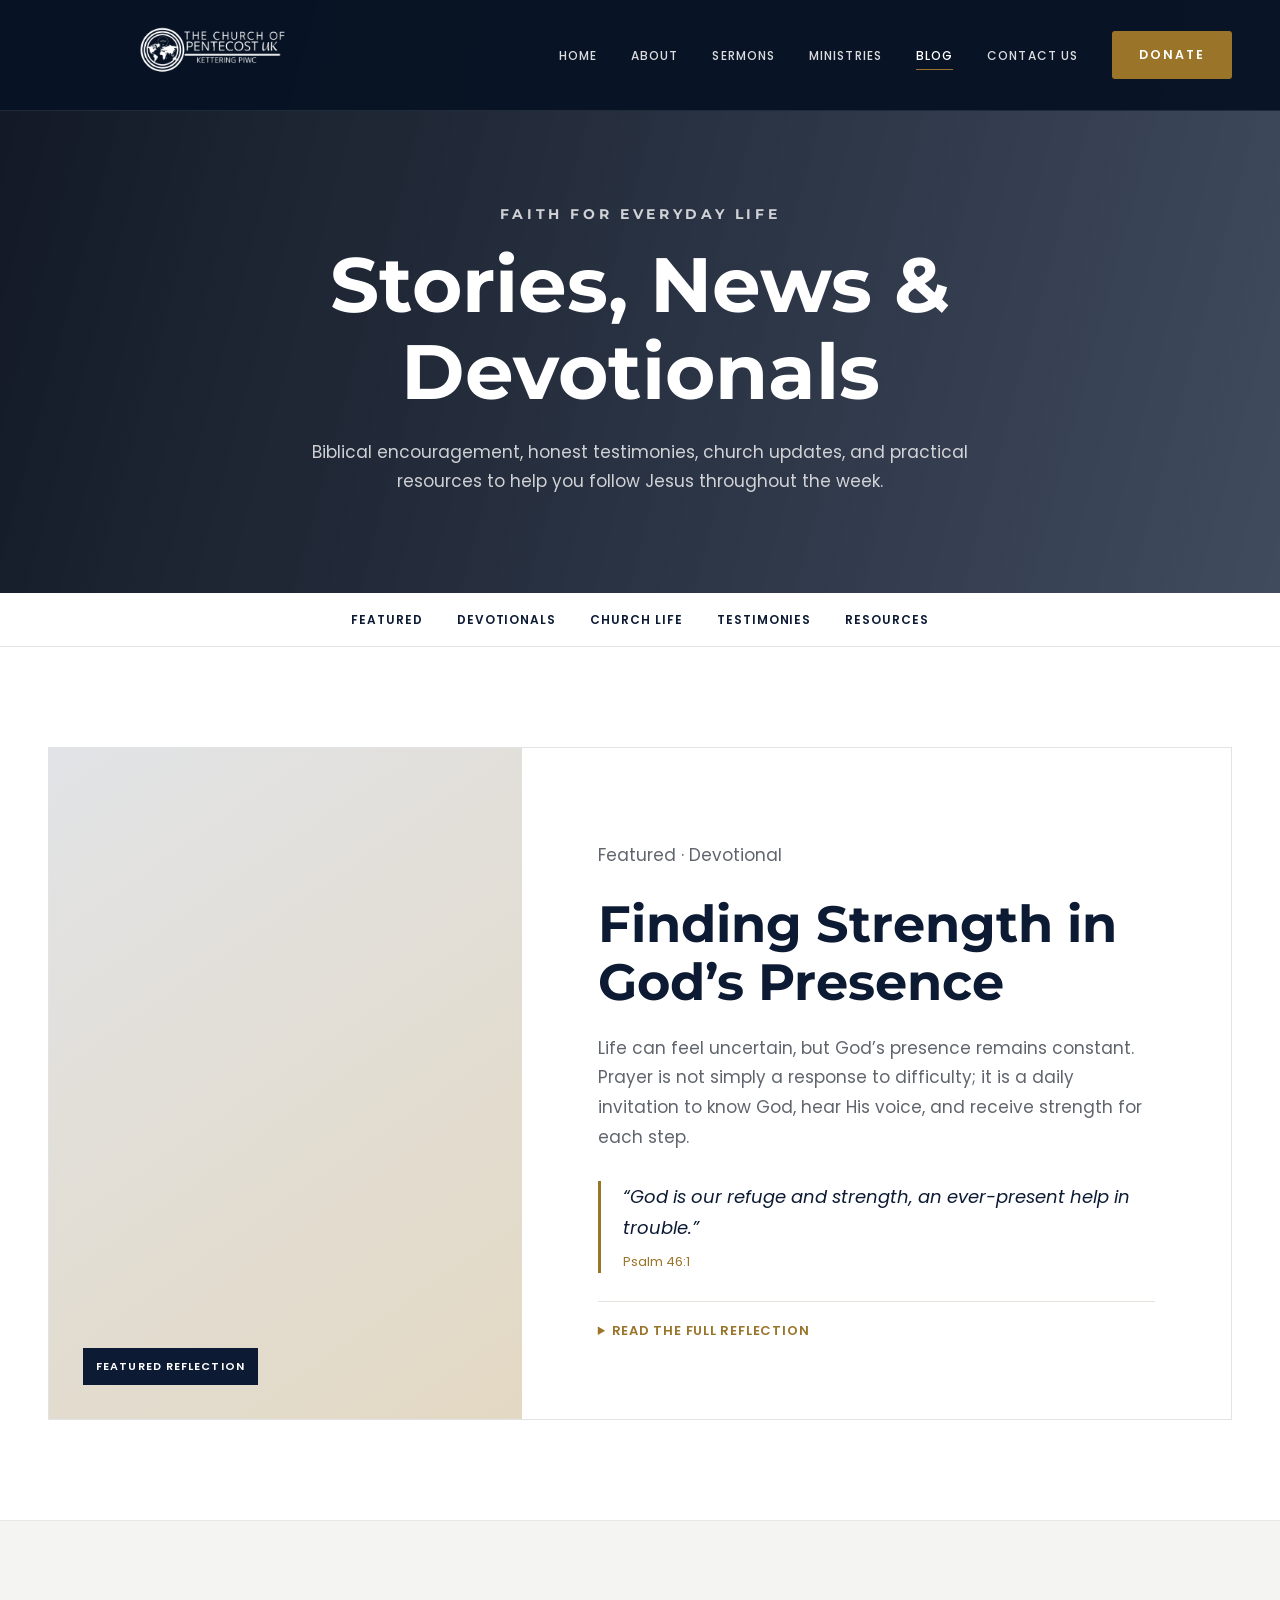
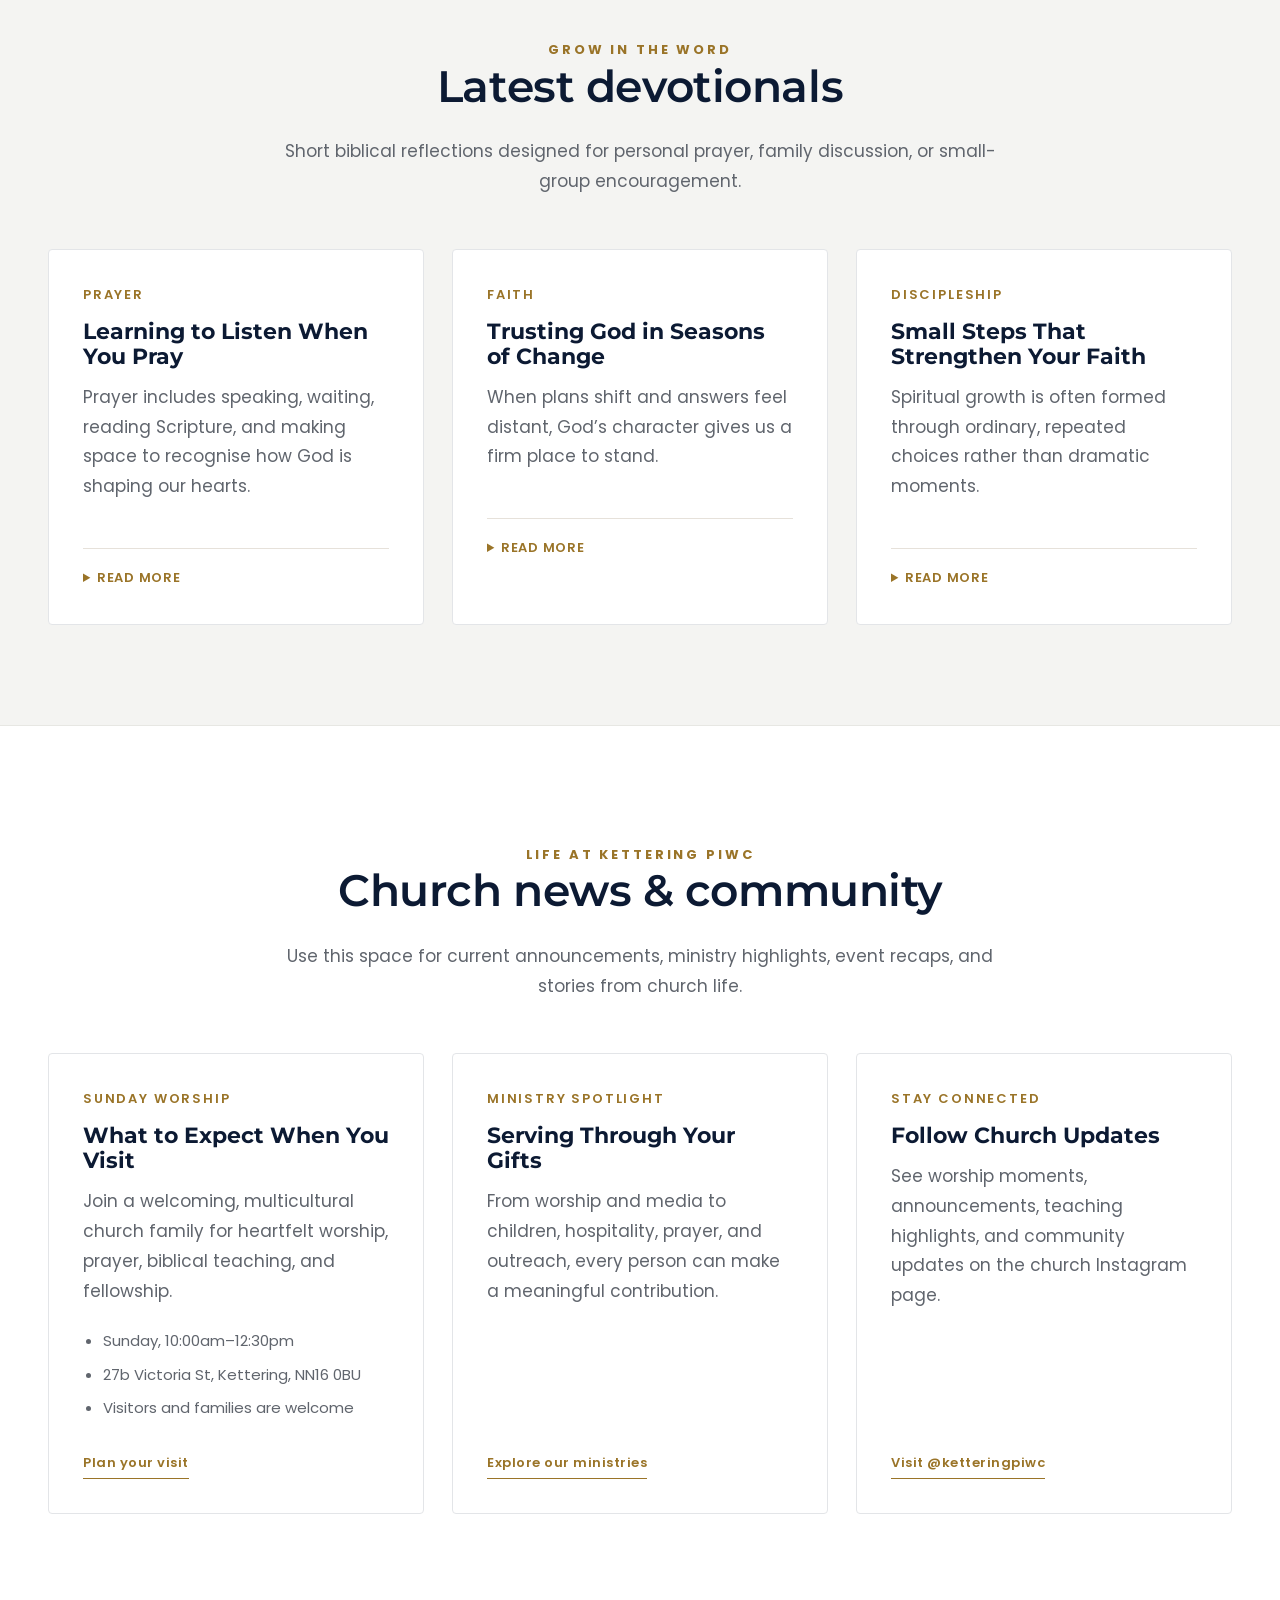
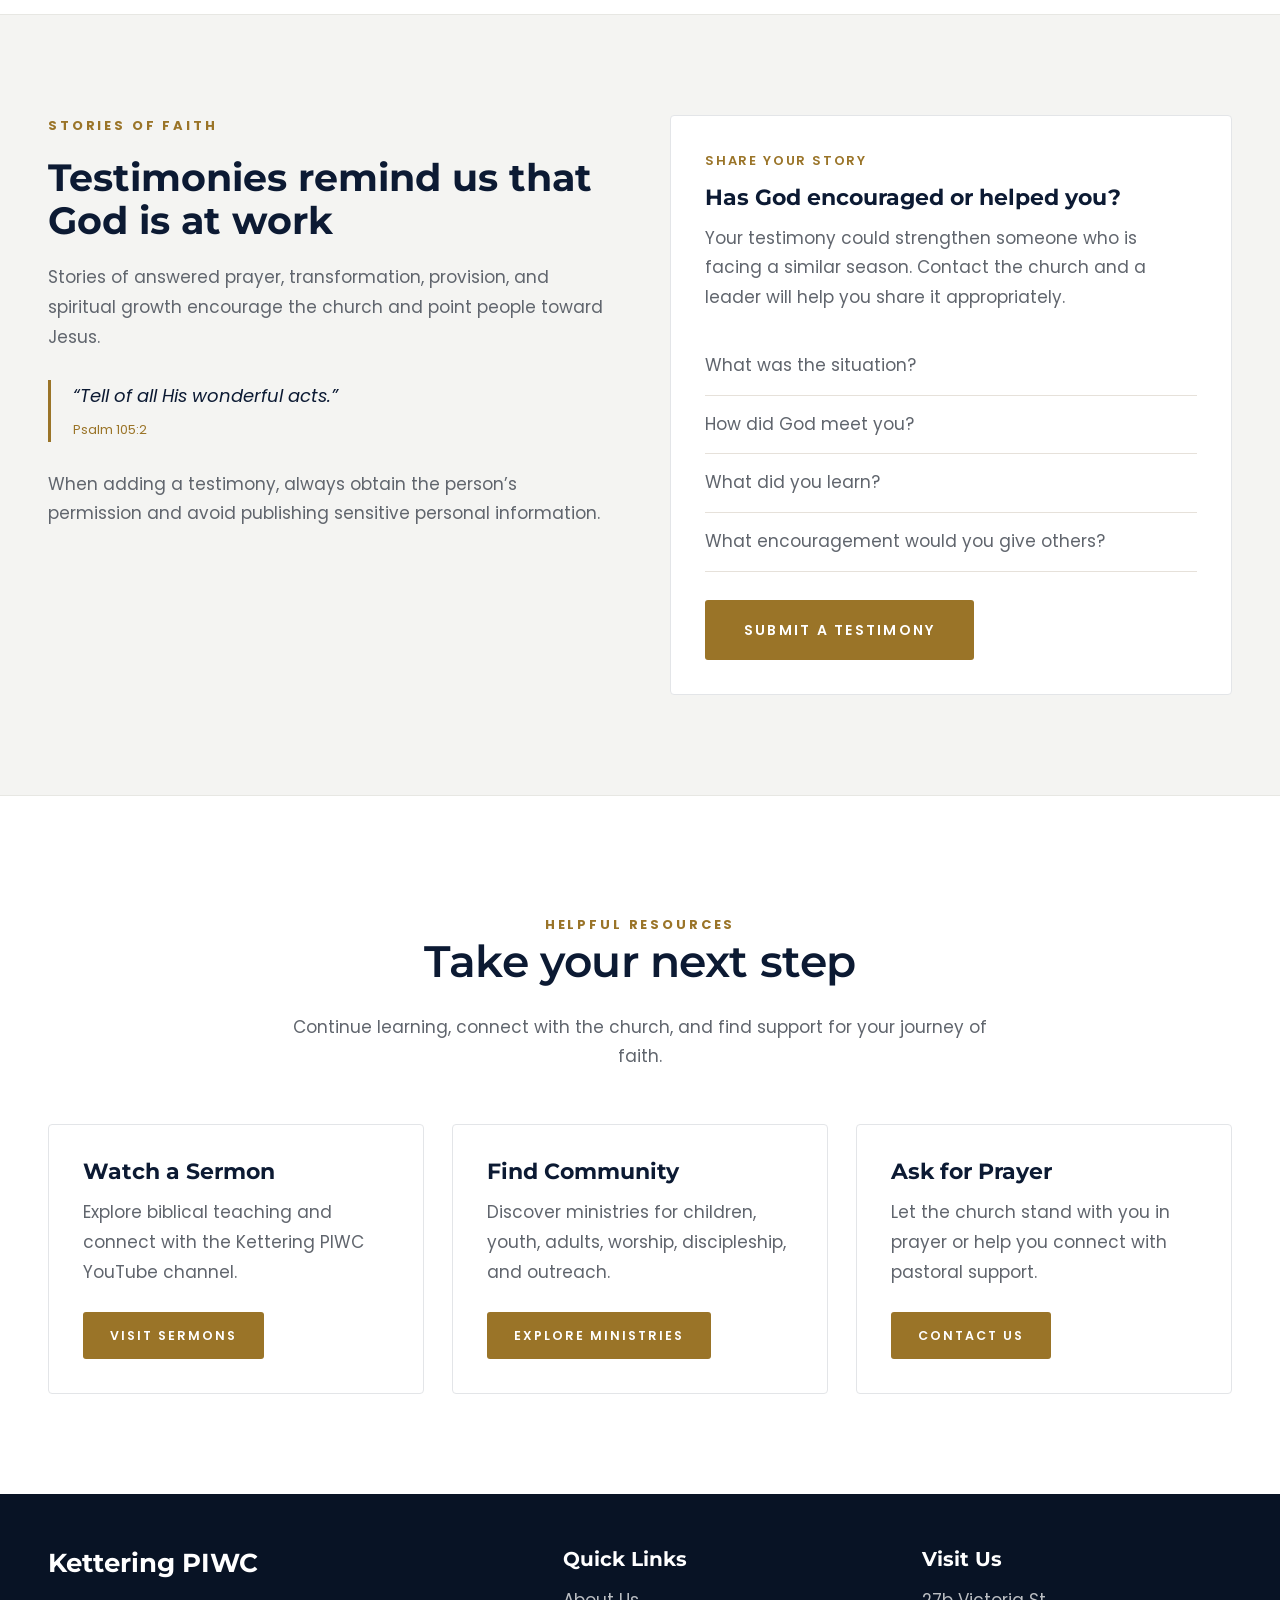
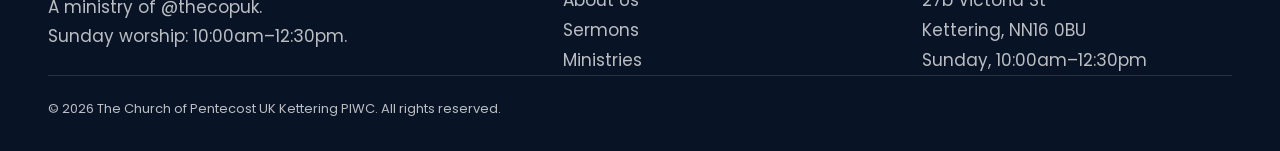
<file: blog.html>
<!doctype html>
<html lang="en">
  <head>
    <meta charset="UTF-8" />
    <meta name="viewport" content="width=device-width, initial-scale=1" />
    <title>Blog — The Church of Pentecost UK Kettering PIWC</title>
    <meta
      name="description"
      content="Read devotionals, church news, testimonies, and practical Christian resources from The Church of Pentecost UK Kettering PIWC."
    />
    <link rel="preconnect" href="https://fonts.googleapis.com" />
    <link rel="preconnect" href="https://fonts.gstatic.com" crossorigin />
    <link
      href="https://fonts.googleapis.com/css2?family=Montserrat:wght@500;600;700;800&family=Poppins:ital,wght@0,300;0,400;0,500;0,600;0,700;1,500;1,600&display=swap"
      rel="stylesheet"
    />
    <link rel="icon" href="assets/favicon.svg" type="image/svg+xml" />
    <link rel="stylesheet" href="css/styles.css" />
  </head>
  <body>
    <header class="site-header" id="siteHeader">
      <div class="shell header-inner">
        <a
          class="logo"
          href="index.html"
          aria-label="The Church of Pentecost UK Kettering PIWC"
          ><img
            src="assets/IMG_1184.png"
            alt="The Church of Pentecost UK Kettering PIWC"
            class="logo-img"
        /></a>
        <nav class="site-nav" aria-label="Main">
          <ul>
            <li><a href="index.html">Home</a></li>
            <li><a href="pages.html">About</a></li>
            <li><a href="sermons.html">Sermons</a></li>
            <li><a href="ministries.html">Ministries</a></li>
            <li><a class="is-active" href="blog.html">Blog</a></li>
            <li><a href="contact.html">Contact Us</a></li>
          </ul>
        </nav>
        <div class="header-actions">
          <a class="btn btn-red btn-sm" href="donate.html">Donate</a
          ><button
            class="nav-toggle"
            id="navToggle"
            aria-label="Open menu"
            aria-expanded="false"
          >
            <span></span><span></span><span></span>
          </button>
        </div>
      </div>
    </header>
    <main>
      <section class="page-hero">
        <div class="shell">
          <p class="eyebrow">Faith for Everyday Life</p>
          <h1>Stories, News & Devotionals</h1>
          <p>
            Biblical encouragement, honest testimonies, church updates, and
            practical resources to help you follow Jesus throughout the week.
          </p>
        </div>
      </section>
      <nav class="blog-categories" aria-label="Blog categories">
        <div class="shell">
          <a href="#featured">Featured</a><a href="#devotionals">Devotionals</a
          ><a href="#church-life">Church Life</a
          ><a href="#testimonies">Testimonies</a
          ><a href="#resources">Resources</a>
        </div>
      </nav>
      <section class="page-section" id="featured">
        <div class="shell">
          <article class="featured-post">
            <div class="featured-post-visual">
              <span>Featured Reflection</span>
            </div>
            <div class="featured-post-content">
              <p class="card-meta">Featured · Devotional</p>
              <h2>Finding Strength in God’s Presence</h2>
              <p>
                Life can feel uncertain, but God’s presence remains constant.
                Prayer is not simply a response to difficulty; it is a daily
                invitation to know God, hear His voice, and receive strength for
                each step.
              </p>
              <blockquote>
                “God is our refuge and strength, an ever-present help in
                trouble.” <cite>Psalm 46:1</cite>
              </blockquote>
              <details class="blog-details">
                <summary>Read the full reflection</summary>
                <div>
                  <p>
                    Strength in God begins with making room for Him. Set aside a
                    few quiet minutes, open Scripture, and speak honestly about
                    what is on your heart. You do not need perfect words. Begin
                    where you are.
                  </p>
                  <p>
                    As you pray, remember God’s faithfulness. Write down
                    answered prayers, promises from Scripture, and moments when
                    He sustained you. Let remembrance replace fear with
                    gratitude.
                  </p>
                  <p>
                    Finally, do not walk alone. Share your burdens with trusted
                    believers who can pray with you. God often brings
                    encouragement through the church community.
                  </p>
                </div>
              </details>
            </div>
          </article>
        </div>
      </section>
      <section class="page-section page-section-alt" id="devotionals">
        <div class="shell">
          <div class="section-heading">
            <p class="eyebrow eyebrow-dark">Grow in the Word</p>
            <h2 class="section-title">Latest devotionals</h2>
            <p>
              Short biblical reflections designed for personal prayer, family
              discussion, or small-group encouragement.
            </p>
          </div>
          <div class="content-grid blog-grid">
            <article class="content-card blog-card">
              <p class="card-meta">Prayer</p>
              <h3>Learning to Listen When You Pray</h3>
              <p>
                Prayer includes speaking, waiting, reading Scripture, and making
                space to recognise how God is shaping our hearts.
              </p>
              <details class="blog-details">
                <summary>Read more</summary>
                <div>
                  <p>
                    Begin with a passage of Scripture. Read it slowly, notice
                    what stands out, and ask God how the truth applies to your
                    life today.
                  </p>
                </div>
              </details>
            </article>
            <article class="content-card blog-card">
              <p class="card-meta">Faith</p>
              <h3>Trusting God in Seasons of Change</h3>
              <p>
                When plans shift and answers feel distant, God’s character gives
                us a firm place to stand.
              </p>
              <details class="blog-details">
                <summary>Read more</summary>
                <div>
                  <p>
                    Focus on what remains true: God is present, His Word is
                    reliable, and His grace is sufficient for the day in front
                    of you.
                  </p>
                </div>
              </details>
            </article>
            <article class="content-card blog-card">
              <p class="card-meta">Discipleship</p>
              <h3>Small Steps That Strengthen Your Faith</h3>
              <p>
                Spiritual growth is often formed through ordinary, repeated
                choices rather than dramatic moments.
              </p>
              <details class="blog-details">
                <summary>Read more</summary>
                <div>
                  <p>
                    Choose a sustainable rhythm of Scripture, prayer, worship,
                    fellowship, and service. Consistency creates room for
                    lasting growth.
                  </p>
                </div>
              </details>
            </article>
          </div>
        </div>
      </section>
      <section class="page-section" id="church-life">
        <div class="shell">
          <div class="section-heading">
            <p class="eyebrow eyebrow-dark">Life at Kettering PIWC</p>
            <h2 class="section-title">Church news & community</h2>
            <p>
              Use this space for current announcements, ministry highlights,
              event recaps, and stories from church life.
            </p>
          </div>
          <div class="content-grid blog-grid">
            <article class="content-card blog-card">
              <p class="card-meta">Sunday Worship</p>
              <h3>What to Expect When You Visit</h3>
              <p>
                Join a welcoming, multicultural church family for heartfelt
                worship, prayer, biblical teaching, and fellowship.
              </p>
              <ul class="blog-facts">
                <li>Sunday, 10:00am–12:30pm</li>
                <li>27b Victoria St, Kettering, NN16 0BU</li>
                <li>Visitors and families are welcome</li>
              </ul>
              <a class="ministry-link" href="contact.html">Plan your visit</a>
            </article>
            <article class="content-card blog-card">
              <p class="card-meta">Ministry Spotlight</p>
              <h3>Serving Through Your Gifts</h3>
              <p>
                From worship and media to children, hospitality, prayer, and
                outreach, every person can make a meaningful contribution.
              </p>
              <a class="ministry-link" href="ministries.html"
                >Explore our ministries</a
              >
            </article>
            <article class="content-card blog-card">
              <p class="card-meta">Stay Connected</p>
              <h3>Follow Church Updates</h3>
              <p>
                See worship moments, announcements, teaching highlights, and
                community updates on the church Instagram page.
              </p>
              <a
                class="ministry-link"
                href="https://www.instagram.com/ketteringpiwc/"
                target="_blank"
                rel="noopener noreferrer"
                >Visit @ketteringpiwc</a
              >
            </article>
          </div>
        </div>
      </section>
      <section class="page-section page-section-alt" id="testimonies">
        <div class="shell two-column">
          <div class="prose">
            <p class="eyebrow eyebrow-dark">Stories of Faith</p>
            <h2>Testimonies remind us that God is at work</h2>
            <p>
              Stories of answered prayer, transformation, provision, and
              spiritual growth encourage the church and point people toward
              Jesus.
            </p>
            <blockquote class="blog-quote">
              “Tell of all His wonderful acts.” <cite>Psalm 105:2</cite>
            </blockquote>
            <p>
              When adding a testimony, always obtain the person’s permission and
              avoid publishing sensitive personal information.
            </p>
          </div>
          <div class="content-card testimony-card">
            <p class="card-meta">Share Your Story</p>
            <h3>Has God encouraged or helped you?</h3>
            <p>
              Your testimony could strengthen someone who is facing a similar
              season. Contact the church and a leader will help you share it
              appropriately.
            </p>
            <ul class="detail-list">
              <li>What was the situation?</li>
              <li>How did God meet you?</li>
              <li>What did you learn?</li>
              <li>What encouragement would you give others?</li>
            </ul>
            <a class="btn btn-red" href="contact.html">Submit a Testimony</a>
          </div>
        </div>
      </section>
      <section class="page-section" id="resources">
        <div class="shell">
          <div class="section-heading">
            <p class="eyebrow eyebrow-dark">Helpful Resources</p>
            <h2 class="section-title">Take your next step</h2>
            <p>
              Continue learning, connect with the church, and find support for
              your journey of faith.
            </p>
          </div>
          <div class="content-grid">
            <article class="content-card">
              <h3>Watch a Sermon</h3>
              <p>
                Explore biblical teaching and connect with the Kettering PIWC
                YouTube channel.
              </p>
              <a class="btn btn-red btn-sm" href="sermons.html"
                >Visit Sermons</a
              >
            </article>
            <article class="content-card">
              <h3>Find Community</h3>
              <p>
                Discover ministries for children, youth, adults, worship,
                discipleship, and outreach.
              </p>
              <a class="btn btn-red btn-sm" href="ministries.html"
                >Explore Ministries</a
              >
            </article>
            <article class="content-card">
              <h3>Ask for Prayer</h3>
              <p>
                Let the church stand with you in prayer or help you connect with
                pastoral support.
              </p>
              <a class="btn btn-red btn-sm" href="contact.html">Contact Us</a>
            </article>
          </div>
        </div>
      </section>
    </main>
    <footer class="site-footer">
      <div class="shell">
        <div class="footer-grid">
          <div>
            <h2>Kettering PIWC</h2>
            <p>
              A ministry of @thecopuk.<br />Sunday worship: 10:00am–12:30pm.
            </p>
          </div>
          <div>
            <h3>Quick Links</h3>
            <ul>
              <li><a href="pages.html">About Us</a></li>
              <li><a href="sermons.html">Sermons</a></li>
              <li><a href="ministries.html">Ministries</a></li>
            </ul>
          </div>
          <div>
            <h3>Visit Us</h3>
            <p>
              27b Victoria St<br />Kettering, NN16 0BU<br />Sunday,
              10:00am–12:30pm
            </p>
          </div>
        </div>
        <p class="footer-bottom">
          © 2026 The Church of Pentecost UK Kettering PIWC. All rights reserved.
        </p>
      </div>
    </footer>
    <script src="js/main.js" defer></script>
  </body>
</html>
</file>
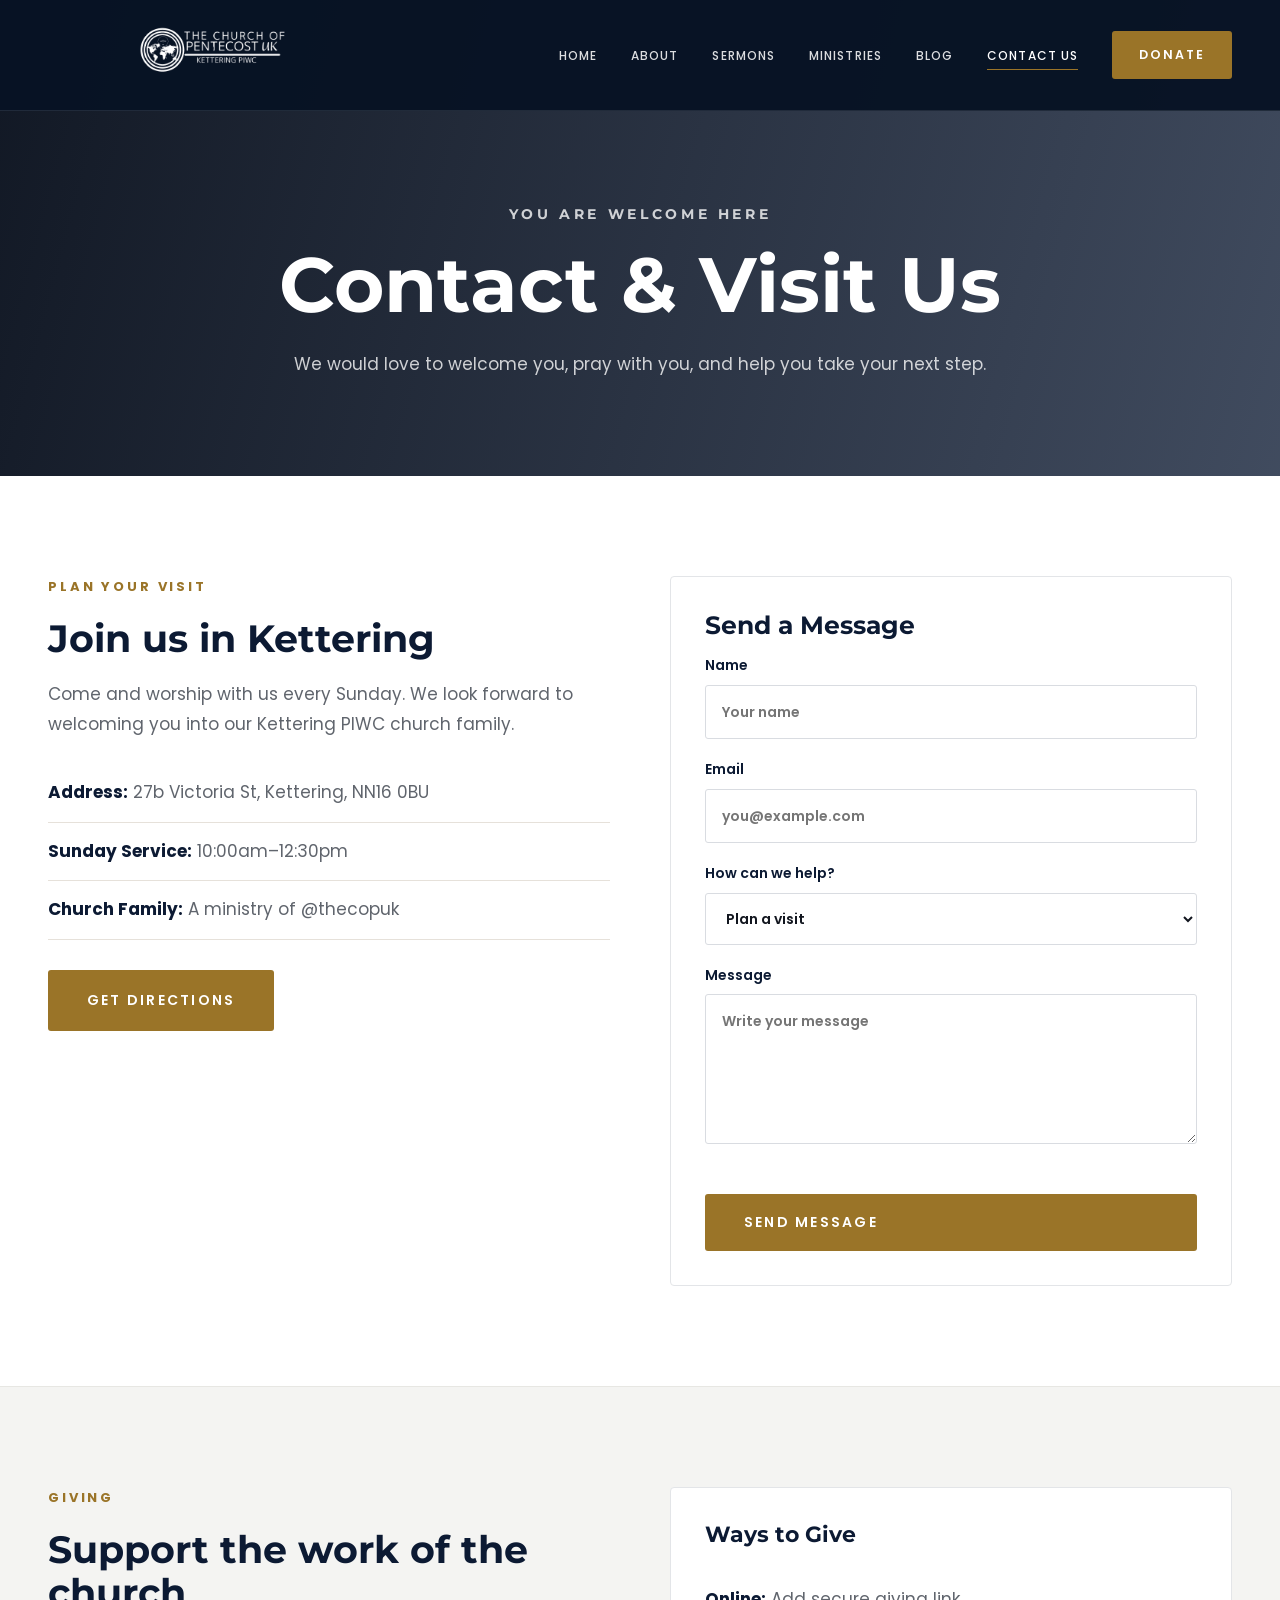
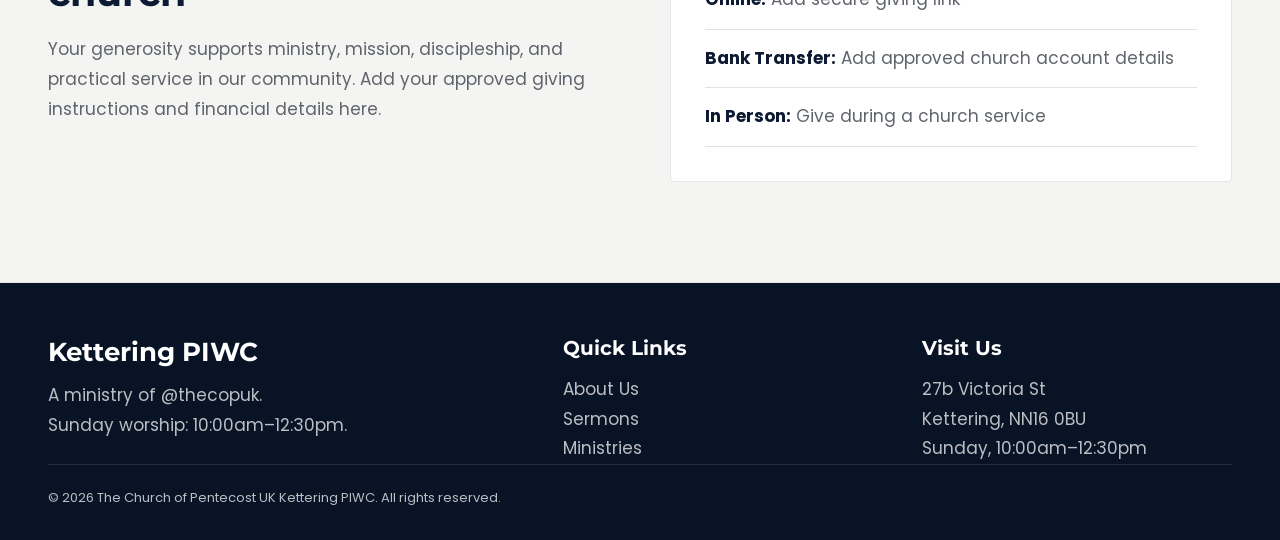
<file: contact.html>
<!doctype html>
<html lang="en">
  <head>
    <meta charset="UTF-8" />
    <meta name="viewport" content="width=device-width, initial-scale=1" />
    <title>Contact Us — The Church of Pentecost UK Kettering PIWC</title>
    <meta
      name="description"
      content="Plan your visit or contact The Church of Pentecost UK Kettering PIWC."
    />
    <link rel="preconnect" href="https://fonts.googleapis.com" />
    <link rel="preconnect" href="https://fonts.gstatic.com" crossorigin />
    <link
      href="https://fonts.googleapis.com/css2?family=Montserrat:wght@500;600;700;800&family=Poppins:ital,wght@0,300;0,400;0,500;0,600;0,700;1,500;1,600&display=swap"
      rel="stylesheet"
    />
    <link rel="icon" href="assets/favicon.svg" type="image/svg+xml" />
    <link rel="stylesheet" href="css/styles.css" />
  </head>
  <body>
    <header class="site-header" id="siteHeader">
      <div class="shell header-inner">
        <a
          class="logo"
          href="index.html"
          aria-label="The Church of Pentecost UK Kettering PIWC"
          ><img
            src="assets/IMG_1184.png"
            alt="The Church of Pentecost UK Kettering PIWC"
            class="logo-img"
        /></a>
        <nav class="site-nav" aria-label="Main">
          <ul>
            <li><a href="index.html">Home</a></li>
            <li><a href="pages.html">About</a></li>
            <li><a href="sermons.html">Sermons</a></li>
            <li><a href="ministries.html">Ministries</a></li>
            <li><a href="blog.html">Blog</a></li>
            <li><a class="is-active" href="contact.html">Contact Us</a></li>
          </ul>
        </nav>
        <div class="header-actions">
          <a class="btn btn-red btn-sm" href="donate.html">Donate</a
          ><button
            class="nav-toggle"
            id="navToggle"
            aria-label="Open menu"
            aria-expanded="false"
          >
            <span></span><span></span><span></span>
          </button>
        </div>
      </div>
    </header>
    <main>
      <section class="page-hero">
        <div class="shell">
          <p class="eyebrow">You Are Welcome Here</p>
          <h1>Contact & Visit Us</h1>
          <p>
            We would love to welcome you, pray with you, and help you take your
            next step.
          </p>
        </div>
      </section>
      <section class="page-section">
        <div class="shell two-column">
          <div class="prose">
            <p class="eyebrow eyebrow-dark">Plan Your Visit</p>
            <h2>Join us in Kettering</h2>
            <p>
              Come and worship with us every Sunday. We look forward to
              welcoming you into our Kettering PIWC church family.
            </p>
            <ul class="detail-list">
              <li>
                <strong>Address:</strong> 27b Victoria St, Kettering, NN16 0BU
              </li>
              <li><strong>Sunday Service:</strong> 10:00am–12:30pm</li>
              <li><strong>Church Family:</strong> A ministry of @thecopuk</li>
            </ul>
            <a
              class="btn btn-red directions-btn"
              href="https://www.google.com/maps/place/The+Church+of+Pentecost+UK+-+Kettering+PIWC/@52.4004998,-0.7228029,690m/data=!3m2!1e3!4b1!4m6!3m5!1s0x48779f9aa917f4f5:0x85210588e652f9bf!8m2!3d52.4004998!4d-0.7228029!16s%2Fg%2F11j3t_3fx6?hl=en-gb&amp;entry=ttu&amp;g_ep=EgoyMDI2MDgyNi4wIKXMDSoASAFQAw%3D%3D"
              target="_blank"
              rel="noopener noreferrer"
              >Get Directions</a
            >
          </div>
          <div class="content-card">
            <h2>Send a Message</h2>
            <form class="contact-form">
              <label
                >Name<input
                  type="text"
                  name="name"
                  placeholder="Your name"
                  required /></label
              ><label
                >Email<input
                  type="email"
                  name="email"
                  placeholder="you@example.com"
                  required /></label
              ><label
                >How can we help?<select name="subject">
                  <option>Plan a visit</option>
                  <option>Prayer request</option>
                  <option>Join a ministry</option>
                  <option>General enquiry</option>
                </select></label
              ><label
                >Message<textarea
                  name="message"
                  placeholder="Write your message"
                ></textarea></label
              ><button class="btn btn-red" type="submit">Send Message</button>
            </form>
          </div>
        </div>
      </section>
      <section class="page-section page-section-alt" id="give">
        <div class="shell two-column">
          <div class="prose">
            <p class="eyebrow eyebrow-dark">Giving</p>
            <h2>Support the work of the church</h2>
            <p>
              Your generosity supports ministry, mission, discipleship, and
              practical service in our community. Add your approved giving
              instructions and financial details here.
            </p>
          </div>
          <div class="content-card">
            <h3>Ways to Give</h3>
            <ul class="detail-list">
              <li><strong>Online:</strong> Add secure giving link</li>
              <li>
                <strong>Bank Transfer:</strong> Add approved church account
                details
              </li>
              <li><strong>In Person:</strong> Give during a church service</li>
            </ul>
          </div>
        </div>
      </section>
    </main>
    <footer class="site-footer">
      <div class="shell">
        <div class="footer-grid">
          <div>
            <h2>Kettering PIWC</h2>
            <p>
              A ministry of @thecopuk.<br />Sunday worship: 10:00am–12:30pm.
            </p>
          </div>
          <div>
            <h3>Quick Links</h3>
            <ul>
              <li><a href="pages.html">About Us</a></li>
              <li><a href="sermons.html">Sermons</a></li>
              <li><a href="ministries.html">Ministries</a></li>
            </ul>
          </div>
          <div>
            <h3>Visit Us</h3>
            <p>
              27b Victoria St<br />Kettering, NN16 0BU<br />Sunday,
              10:00am–12:30pm
            </p>
          </div>
        </div>
        <p class="footer-bottom">
          © 2026 The Church of Pentecost UK Kettering PIWC. All rights reserved.
        </p>
      </div>
    </footer>
    <script src="js/main.js" defer></script>
  </body>
</html>
</file>
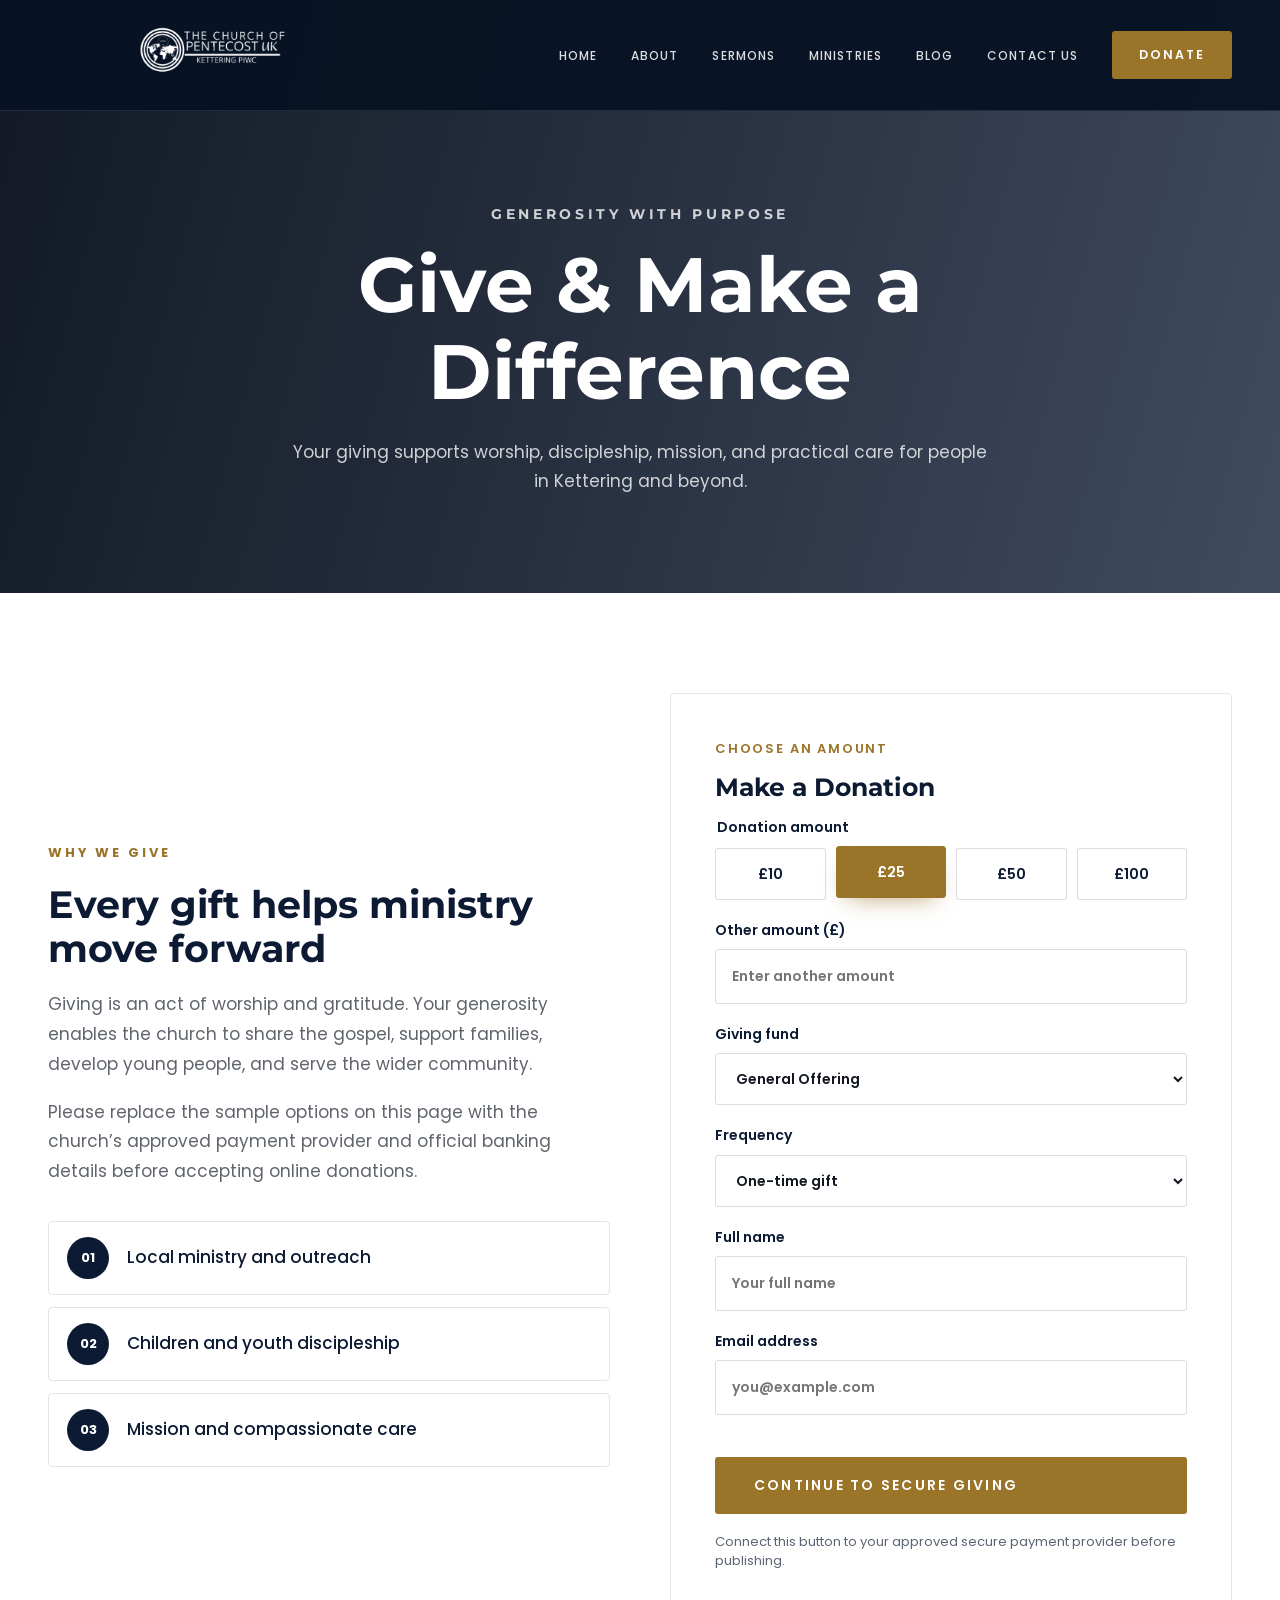
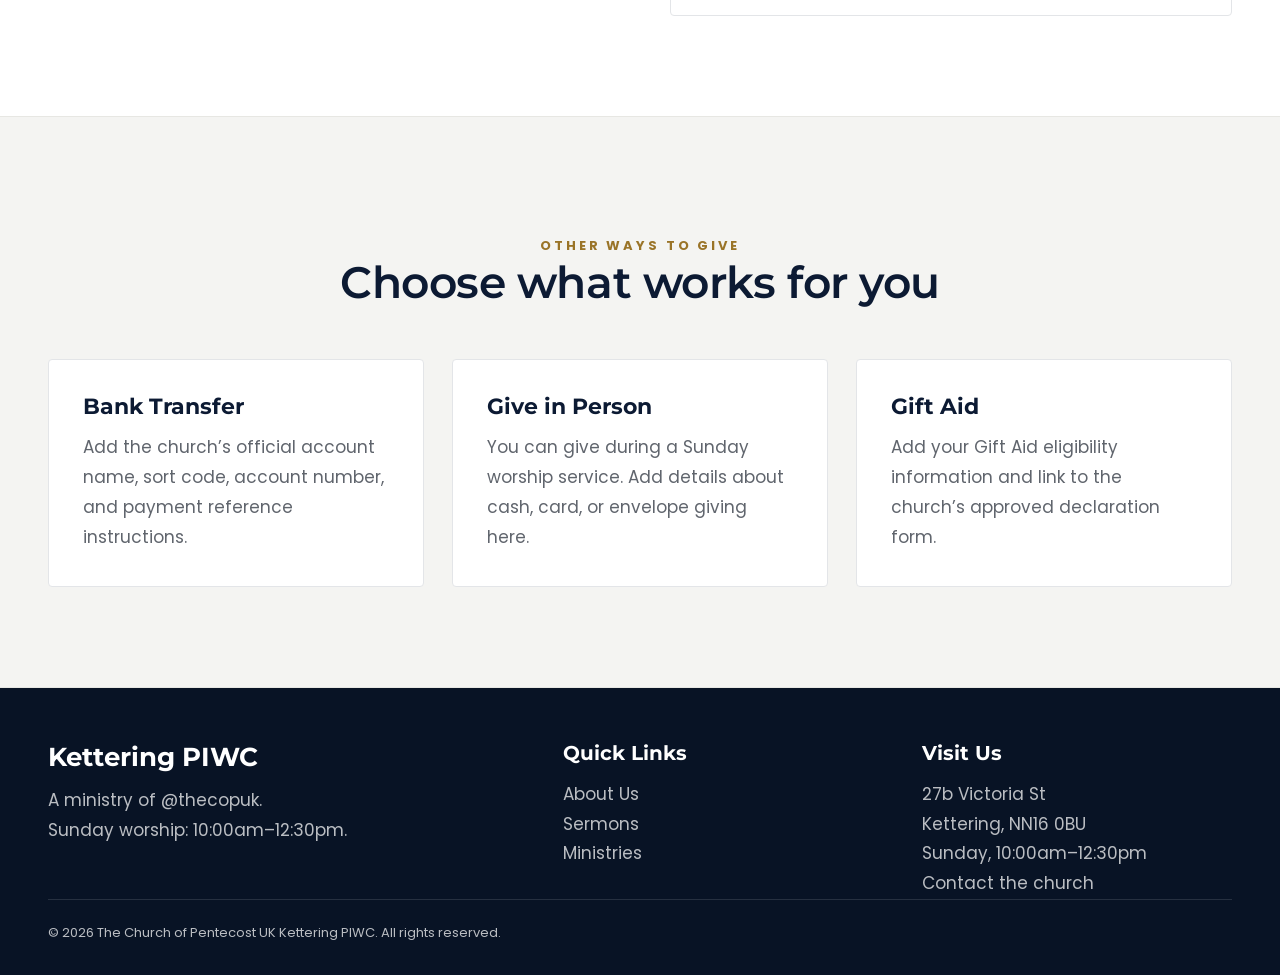
<file: donate.html>
<!doctype html>
<html lang="en">
  <head>
    <meta charset="UTF-8" />
    <meta name="viewport" content="width=device-width, initial-scale=1" />
    <title>Donate — The Church of Pentecost UK Kettering PIWC</title>
    <meta
      name="description"
      content="Support the ministry and community work of The Church of Pentecost UK Kettering PIWC."
    />
    <link rel="preconnect" href="https://fonts.googleapis.com" />
    <link rel="preconnect" href="https://fonts.gstatic.com" crossorigin />
    <link
      href="https://fonts.googleapis.com/css2?family=Montserrat:wght@500;600;700;800&family=Poppins:ital,wght@0,300;0,400;0,500;0,600;0,700;1,500;1,600&display=swap"
      rel="stylesheet"
    />
    <link rel="icon" href="assets/favicon.svg" type="image/svg+xml" />
    <link rel="stylesheet" href="css/styles.css" />
  </head>
  <body>
    <header class="site-header" id="siteHeader">
      <div class="shell header-inner">
        <a
          class="logo"
          href="index.html"
          aria-label="The Church of Pentecost UK Kettering PIWC"
          ><img
            src="assets/IMG_1184.png"
            alt="The Church of Pentecost UK Kettering PIWC"
            class="logo-img"
        /></a>
        <nav class="site-nav" aria-label="Main">
          <ul>
            <li><a href="index.html">Home</a></li>
            <li><a href="pages.html">About</a></li>
            <li><a href="sermons.html">Sermons</a></li>
            <li><a href="ministries.html">Ministries</a></li>
            <li><a href="blog.html">Blog</a></li>
            <li><a href="contact.html">Contact Us</a></li>
          </ul>
        </nav>
        <div class="header-actions">
          <a class="btn btn-red btn-sm" href="donate.html" aria-current="page"
            >Donate</a
          ><button
            class="nav-toggle"
            id="navToggle"
            aria-label="Open menu"
            aria-expanded="false"
          >
            <span></span><span></span><span></span>
          </button>
        </div>
      </div>
    </header>
    <main>
      <section class="page-hero">
        <div class="shell">
          <p class="eyebrow">Generosity With Purpose</p>
          <h1>Give & Make a Difference</h1>
          <p>
            Your giving supports worship, discipleship, mission, and practical
            care for people in Kettering and beyond.
          </p>
        </div>
      </section>
      <section class="page-section">
        <div class="shell two-column giving-layout">
          <div class="prose">
            <p class="eyebrow eyebrow-dark">Why We Give</p>
            <h2>Every gift helps ministry move forward</h2>
            <p>
              Giving is an act of worship and gratitude. Your generosity enables
              the church to share the gospel, support families, develop young
              people, and serve the wider community.
            </p>
            <p>
              Please replace the sample options on this page with the church’s
              approved payment provider and official banking details before
              accepting online donations.
            </p>
            <div class="giving-impact">
              <div>
                <strong>01</strong><span>Local ministry and outreach</span>
              </div>
              <div>
                <strong>02</strong><span>Children and youth discipleship</span>
              </div>
              <div>
                <strong>03</strong><span>Mission and compassionate care</span>
              </div>
            </div>
          </div>
          <div class="content-card giving-card">
            <p class="card-meta">Choose an amount</p>
            <h2>Make a Donation</h2>
            <form class="contact-form" id="donationForm">
              <fieldset class="amount-options">
                <legend>Donation amount</legend>
                <label
                  ><input type="radio" name="amount" value="10" /><span
                    >£10</span
                  ></label
                ><label
                  ><input type="radio" name="amount" value="25" checked /><span
                    >£25</span
                  ></label
                ><label
                  ><input type="radio" name="amount" value="50" /><span
                    >£50</span
                  ></label
                ><label
                  ><input type="radio" name="amount" value="100" /><span
                    >£100</span
                  ></label
                >
              </fieldset>
              <label
                >Other amount (£)<input
                  type="number"
                  name="customAmount"
                  min="1"
                  step="1"
                  placeholder="Enter another amount"
              /></label>
              <label
                >Giving fund<select name="fund">
                  <option>General Offering</option>
                  <option>Tithe</option>
                  <option>Missions</option>
                  <option>Community Outreach</option>
                  <option>Building Fund</option>
                </select></label
              >
              <label
                >Frequency<select name="frequency">
                  <option>One-time gift</option>
                  <option>Monthly gift</option>
                </select></label
              >
              <label
                >Full name<input
                  type="text"
                  name="name"
                  placeholder="Your full name"
              /></label>
              <label
                >Email address<input
                  type="email"
                  name="email"
                  placeholder="you@example.com"
              /></label>
              <button class="btn btn-red" type="button">
                Continue to Secure Giving
              </button>
              <p class="form-note">
                Connect this button to your approved secure payment provider
                before publishing.
              </p>
            </form>
          </div>
        </div>
      </section>
      <section class="page-section page-section-alt">
        <div class="shell">
          <div class="section-heading">
            <p class="eyebrow eyebrow-dark">Other Ways to Give</p>
            <h2 class="section-title">Choose what works for you</h2>
          </div>
          <div class="content-grid">
            <article class="content-card">
              <h3>Bank Transfer</h3>
              <p>
                Add the church’s official account name, sort code, account
                number, and payment reference instructions.
              </p>
            </article>
            <article class="content-card">
              <h3>Give in Person</h3>
              <p>
                You can give during a Sunday worship service. Add details about
                cash, card, or envelope giving here.
              </p>
            </article>
            <article class="content-card">
              <h3>Gift Aid</h3>
              <p>
                Add your Gift Aid eligibility information and link to the
                church’s approved declaration form.
              </p>
            </article>
          </div>
        </div>
      </section>
    </main>
    <footer class="site-footer">
      <div class="shell">
        <div class="footer-grid">
          <div>
            <h2>Kettering PIWC</h2>
            <p>
              A ministry of @thecopuk.<br />Sunday worship: 10:00am–12:30pm.
            </p>
          </div>
          <div>
            <h3>Quick Links</h3>
            <ul>
              <li><a href="pages.html">About Us</a></li>
              <li><a href="sermons.html">Sermons</a></li>
              <li><a href="ministries.html">Ministries</a></li>
            </ul>
          </div>
          <div>
            <h3>Visit Us</h3>
            <p>
              27b Victoria St<br />Kettering, NN16 0BU<br />Sunday,
              10:00am–12:30pm<br /><a href="contact.html">Contact the church</a>
            </p>
          </div>
        </div>
        <p class="footer-bottom">
          © 2026 The Church of Pentecost UK Kettering PIWC. All rights reserved.
        </p>
      </div>
    </footer>
    <script src="js/main.js" defer></script>
  </body>
</html>
</file>
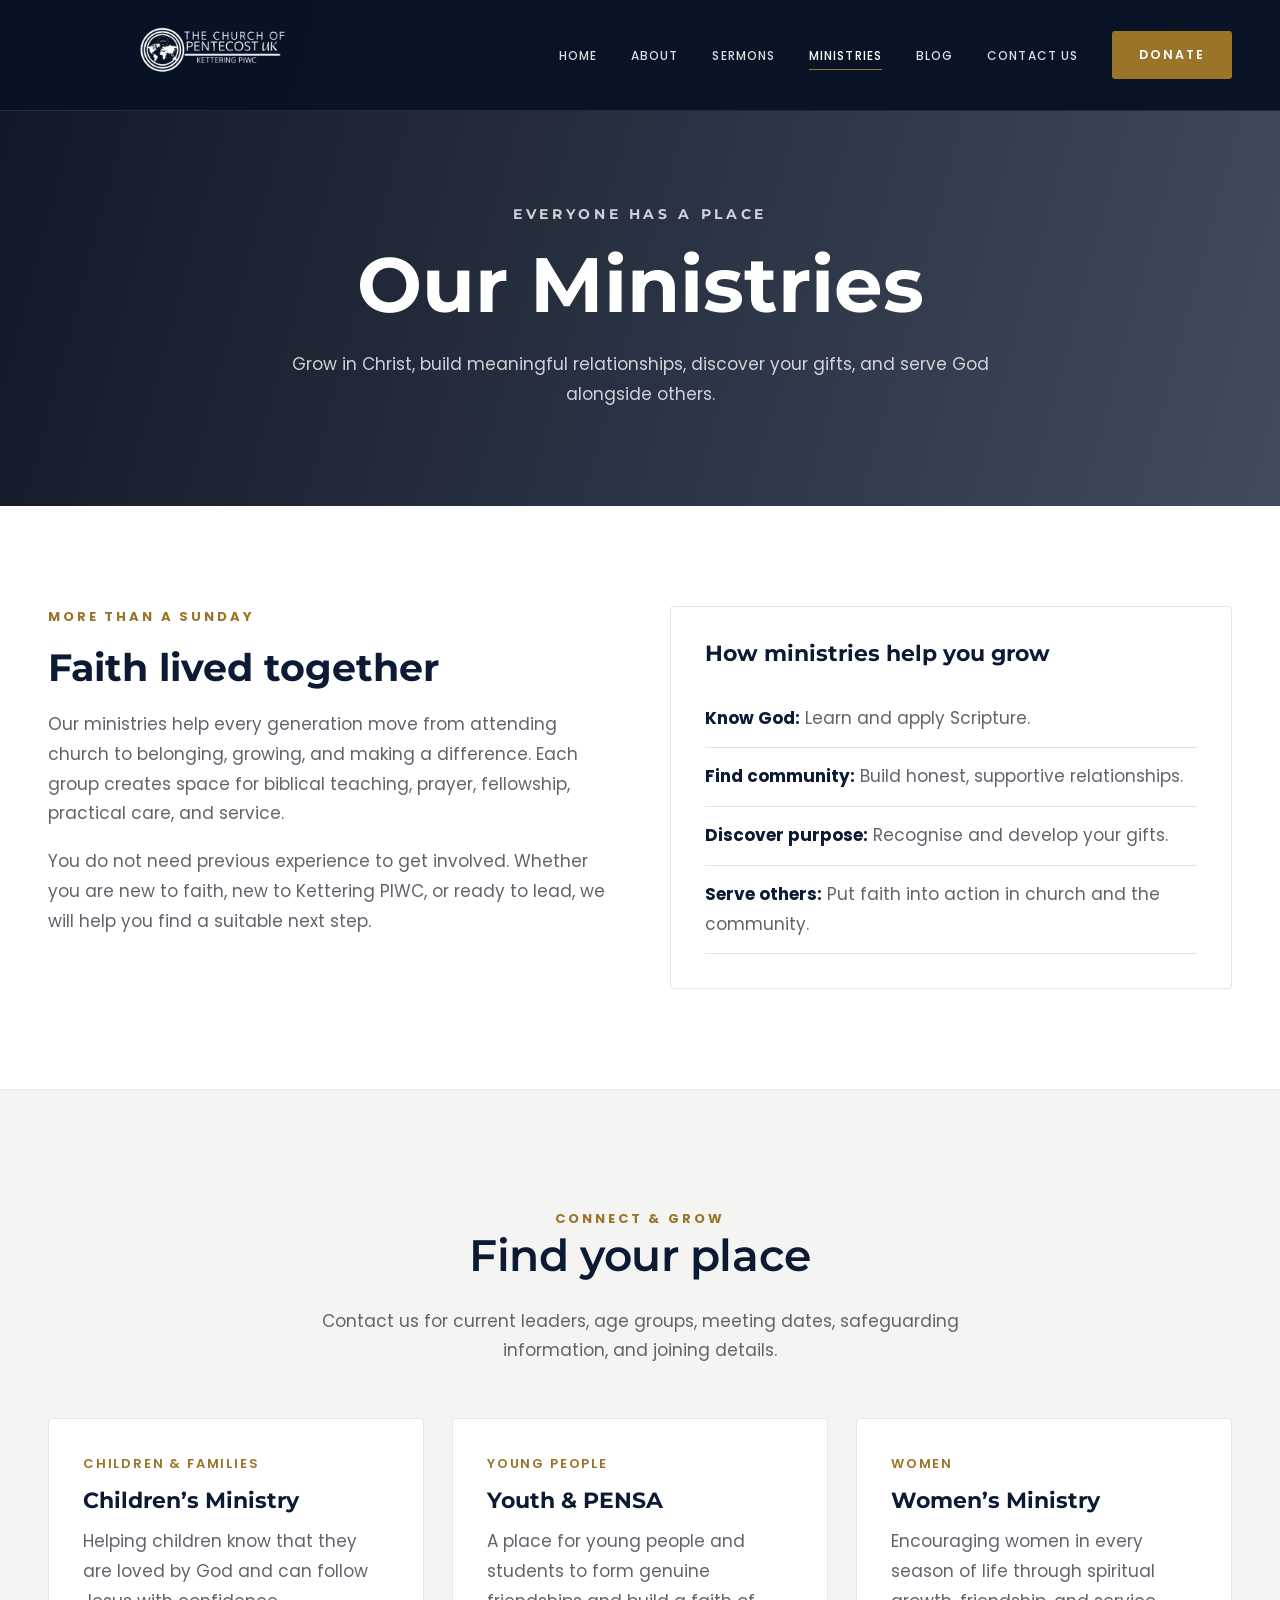
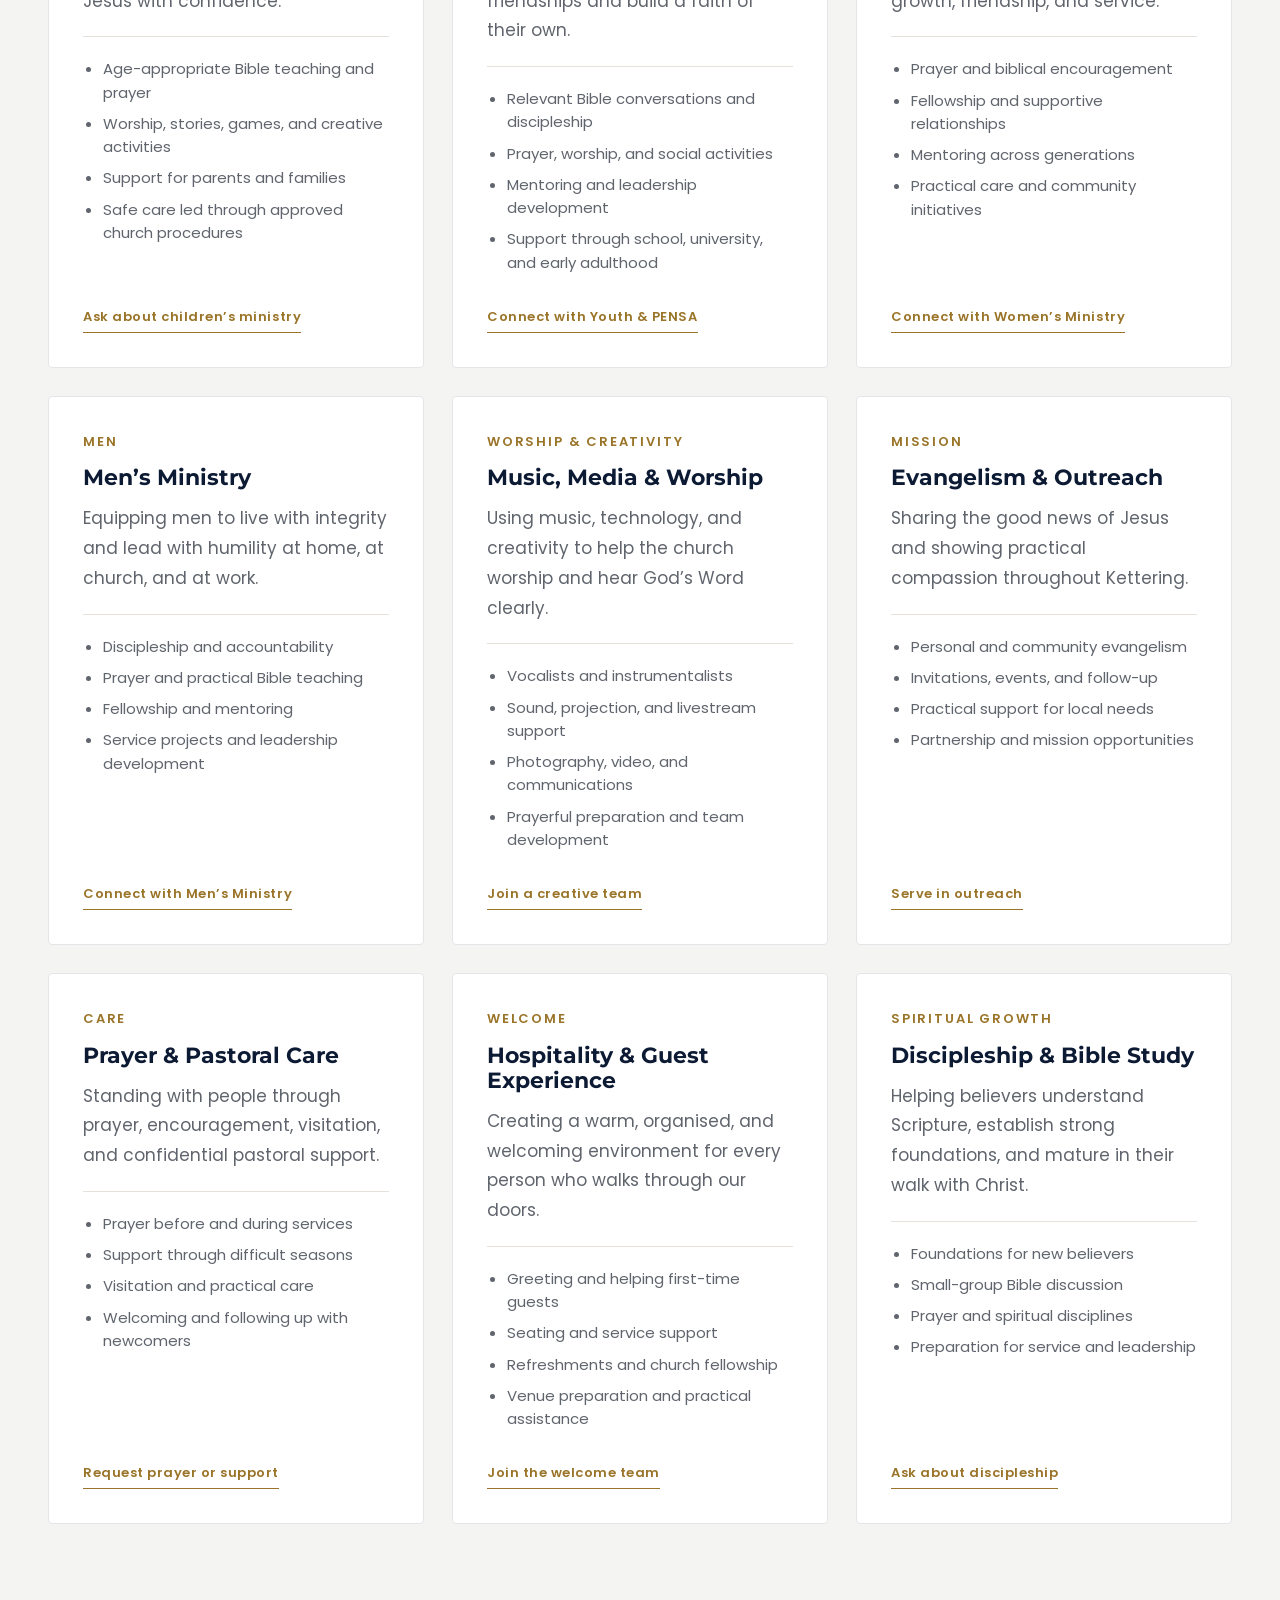
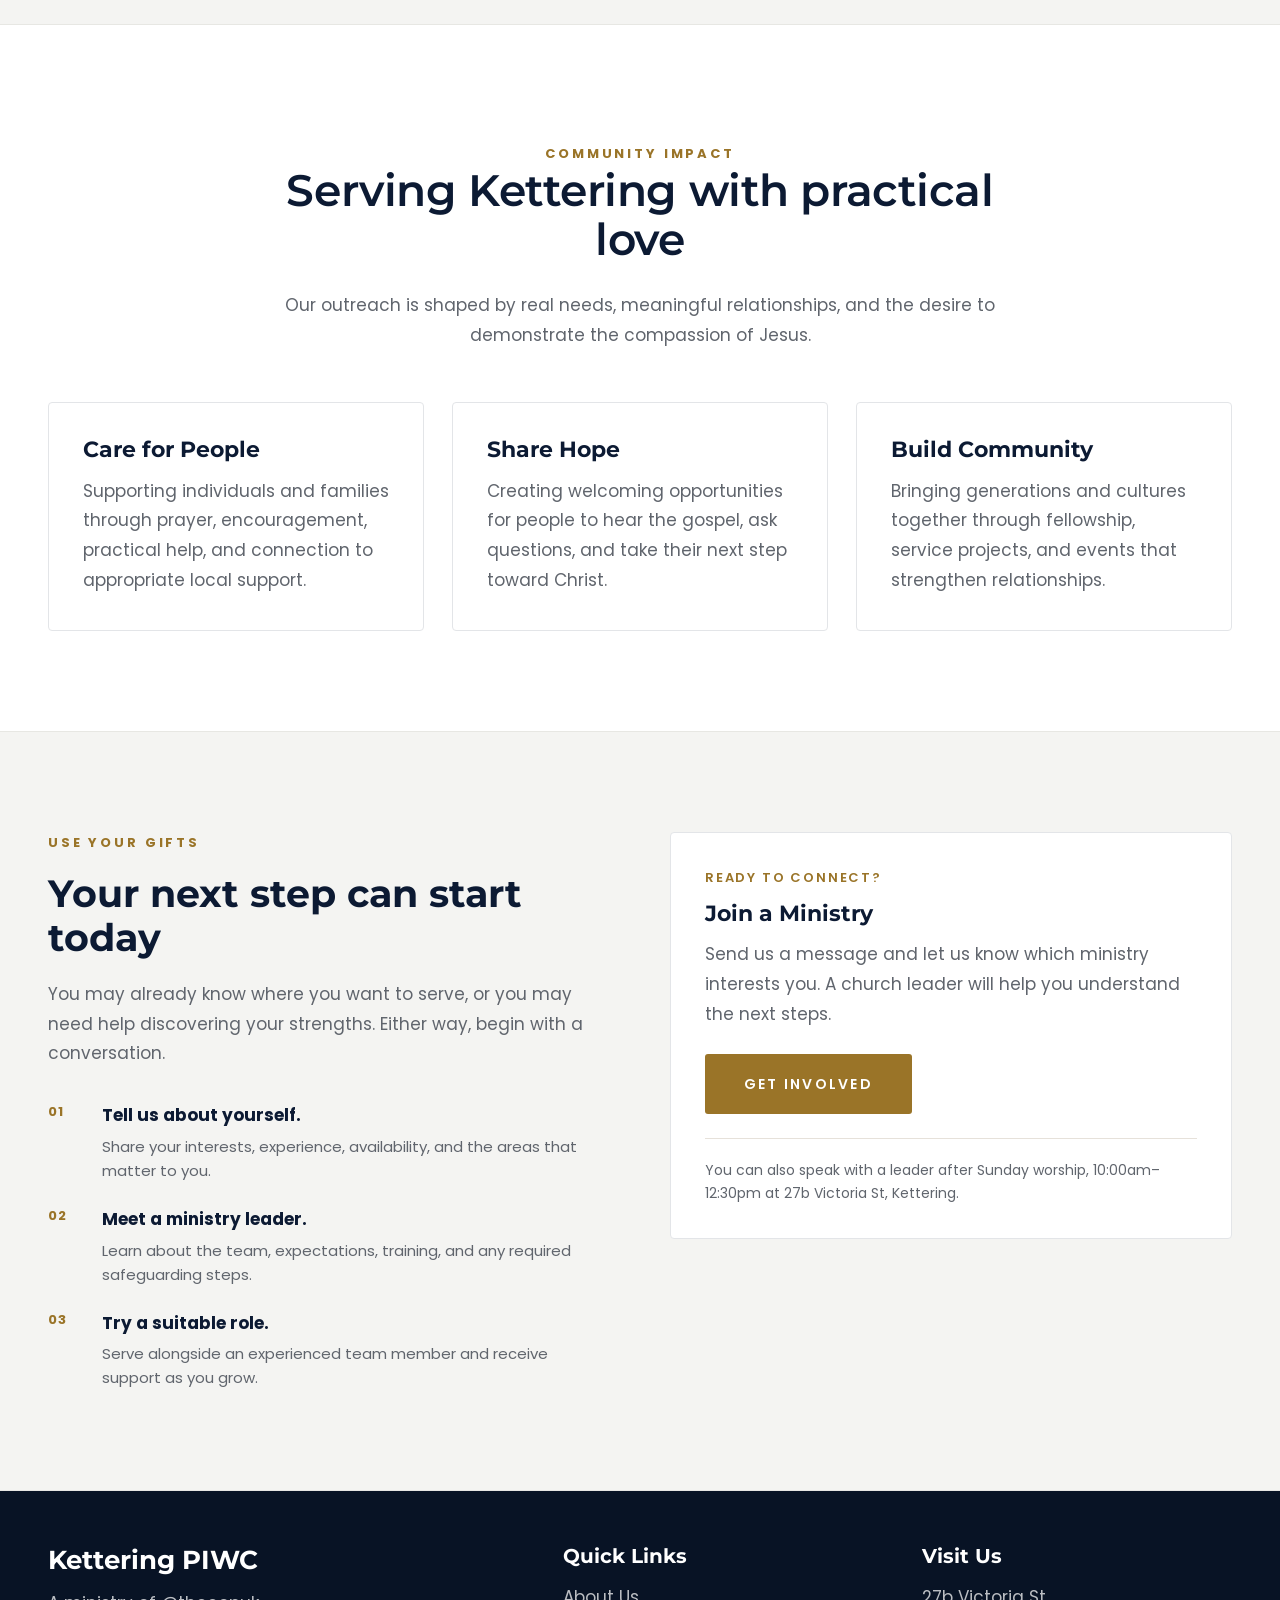
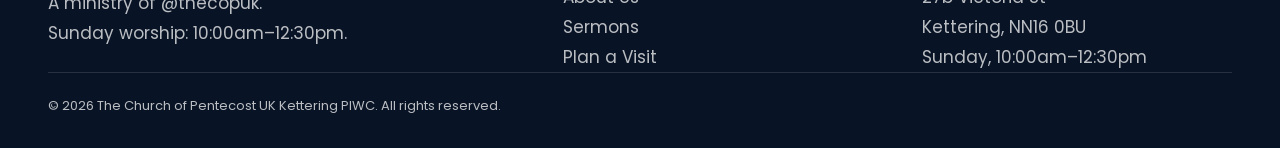
<file: ministries.html>
<!doctype html>
<html lang="en">
  <head>
    <meta charset="UTF-8" />
    <meta name="viewport" content="width=device-width, initial-scale=1" />
    <title>Ministries — The Church of Pentecost UK Kettering PIWC</title>
    <meta
      name="description"
      content="Discover ministries, discipleship groups, outreach, and opportunities to serve at The Church of Pentecost UK Kettering PIWC."
    />
    <link rel="preconnect" href="https://fonts.googleapis.com" />
    <link rel="preconnect" href="https://fonts.gstatic.com" crossorigin />
    <link
      href="https://fonts.googleapis.com/css2?family=Montserrat:wght@500;600;700;800&family=Poppins:ital,wght@0,300;0,400;0,500;0,600;0,700;1,500;1,600&display=swap"
      rel="stylesheet"
    />
    <link rel="icon" href="assets/favicon.svg" type="image/svg+xml" />
    <link rel="stylesheet" href="css/styles.css" />
  </head>
  <body>
    <header class="site-header" id="siteHeader">
      <div class="shell header-inner">
        <a
          class="logo"
          href="index.html"
          aria-label="The Church of Pentecost UK Kettering PIWC"
          ><img
            src="assets/IMG_1184.png"
            alt="The Church of Pentecost UK Kettering PIWC"
            class="logo-img"
        /></a>
        <nav class="site-nav" aria-label="Main">
          <ul>
            <li><a href="index.html">Home</a></li>
            <li><a href="pages.html">About</a></li>
            <li><a href="sermons.html">Sermons</a></li>
            <li><a class="is-active" href="ministries.html">Ministries</a></li>
            <li><a href="blog.html">Blog</a></li>
            <li><a href="contact.html">Contact Us</a></li>
          </ul>
        </nav>
        <div class="header-actions">
          <a class="btn btn-red btn-sm" href="donate.html">Donate</a
          ><button
            class="nav-toggle"
            id="navToggle"
            aria-label="Open menu"
            aria-expanded="false"
          >
            <span></span><span></span><span></span>
          </button>
        </div>
      </div>
    </header>
    <main>
      <section class="page-hero">
        <div class="shell">
          <p class="eyebrow">Everyone Has a Place</p>
          <h1>Our Ministries</h1>
          <p>
            Grow in Christ, build meaningful relationships, discover your gifts,
            and serve God alongside others.
          </p>
        </div>
      </section>
      <section class="page-section ministry-intro">
        <div class="shell two-column">
          <div class="prose">
            <p class="eyebrow eyebrow-dark">More Than a Sunday</p>
            <h2>Faith lived together</h2>
            <p>
              Our ministries help every generation move from attending church to
              belonging, growing, and making a difference. Each group creates
              space for biblical teaching, prayer, fellowship, practical care,
              and service.
            </p>
            <p>
              You do not need previous experience to get involved. Whether you
              are new to faith, new to Kettering PIWC, or ready to lead, we will
              help you find a suitable next step.
            </p>
          </div>
          <div class="content-card">
            <h3>How ministries help you grow</h3>
            <ul class="detail-list">
              <li><strong>Know God:</strong> Learn and apply Scripture.</li>
              <li>
                <strong>Find community:</strong> Build honest, supportive
                relationships.
              </li>
              <li>
                <strong>Discover purpose:</strong> Recognise and develop your
                gifts.
              </li>
              <li>
                <strong>Serve others:</strong> Put faith into action in church
                and the community.
              </li>
            </ul>
          </div>
        </div>
      </section>
      <section class="page-section page-section-alt">
        <div class="shell">
          <div class="section-heading">
            <p class="eyebrow eyebrow-dark">Connect & Grow</p>
            <h2 class="section-title">Find your place</h2>
            <p>
              Contact us for current leaders, age groups, meeting dates,
              safeguarding information, and joining details.
            </p>
          </div>
          <div class="content-grid ministry-grid">
            <article class="content-card ministry-card">
              <p class="card-meta">Children & Families</p>
              <h3>Children’s Ministry</h3>
              <p>
                Helping children know that they are loved by God and can follow
                Jesus with confidence.
              </p>
              <ul>
                <li>Age-appropriate Bible teaching and prayer</li>
                <li>Worship, stories, games, and creative activities</li>
                <li>Support for parents and families</li>
                <li>Safe care led through approved church procedures</li>
              </ul>
              <a class="ministry-link" href="contact.html"
                >Ask about children’s ministry</a
              >
            </article>
            <article class="content-card ministry-card">
              <p class="card-meta">Young People</p>
              <h3>Youth & PENSA</h3>
              <p>
                A place for young people and students to form genuine
                friendships and build a faith of their own.
              </p>
              <ul>
                <li>Relevant Bible conversations and discipleship</li>
                <li>Prayer, worship, and social activities</li>
                <li>Mentoring and leadership development</li>
                <li>Support through school, university, and early adulthood</li>
              </ul>
              <a class="ministry-link" href="contact.html"
                >Connect with Youth & PENSA</a
              >
            </article>
            <article class="content-card ministry-card">
              <p class="card-meta">Women</p>
              <h3>Women’s Ministry</h3>
              <p>
                Encouraging women in every season of life through spiritual
                growth, friendship, and service.
              </p>
              <ul>
                <li>Prayer and biblical encouragement</li>
                <li>Fellowship and supportive relationships</li>
                <li>Mentoring across generations</li>
                <li>Practical care and community initiatives</li>
              </ul>
              <a class="ministry-link" href="contact.html"
                >Connect with Women’s Ministry</a
              >
            </article>
            <article class="content-card ministry-card">
              <p class="card-meta">Men</p>
              <h3>Men’s Ministry</h3>
              <p>
                Equipping men to live with integrity and lead with humility at
                home, at church, and at work.
              </p>
              <ul>
                <li>Discipleship and accountability</li>
                <li>Prayer and practical Bible teaching</li>
                <li>Fellowship and mentoring</li>
                <li>Service projects and leadership development</li>
              </ul>
              <a class="ministry-link" href="contact.html"
                >Connect with Men’s Ministry</a
              >
            </article>
            <article class="content-card ministry-card">
              <p class="card-meta">Worship & Creativity</p>
              <h3>Music, Media & Worship</h3>
              <p>
                Using music, technology, and creativity to help the church
                worship and hear God’s Word clearly.
              </p>
              <ul>
                <li>Vocalists and instrumentalists</li>
                <li>Sound, projection, and livestream support</li>
                <li>Photography, video, and communications</li>
                <li>Prayerful preparation and team development</li>
              </ul>
              <a class="ministry-link" href="contact.html"
                >Join a creative team</a
              >
            </article>
            <article class="content-card ministry-card">
              <p class="card-meta">Mission</p>
              <h3>Evangelism & Outreach</h3>
              <p>
                Sharing the good news of Jesus and showing practical compassion
                throughout Kettering.
              </p>
              <ul>
                <li>Personal and community evangelism</li>
                <li>Invitations, events, and follow-up</li>
                <li>Practical support for local needs</li>
                <li>Partnership and mission opportunities</li>
              </ul>
              <a class="ministry-link" href="contact.html">Serve in outreach</a>
            </article>
            <article class="content-card ministry-card">
              <p class="card-meta">Care</p>
              <h3>Prayer & Pastoral Care</h3>
              <p>
                Standing with people through prayer, encouragement, visitation,
                and confidential pastoral support.
              </p>
              <ul>
                <li>Prayer before and during services</li>
                <li>Support through difficult seasons</li>
                <li>Visitation and practical care</li>
                <li>Welcoming and following up with newcomers</li>
              </ul>
              <a class="ministry-link" href="contact.html"
                >Request prayer or support</a
              >
            </article>
            <article class="content-card ministry-card">
              <p class="card-meta">Welcome</p>
              <h3>Hospitality & Guest Experience</h3>
              <p>
                Creating a warm, organised, and welcoming environment for every
                person who walks through our doors.
              </p>
              <ul>
                <li>Greeting and helping first-time guests</li>
                <li>Seating and service support</li>
                <li>Refreshments and church fellowship</li>
                <li>Venue preparation and practical assistance</li>
              </ul>
              <a class="ministry-link" href="contact.html"
                >Join the welcome team</a
              >
            </article>
            <article class="content-card ministry-card">
              <p class="card-meta">Spiritual Growth</p>
              <h3>Discipleship & Bible Study</h3>
              <p>
                Helping believers understand Scripture, establish strong
                foundations, and mature in their walk with Christ.
              </p>
              <ul>
                <li>Foundations for new believers</li>
                <li>Small-group Bible discussion</li>
                <li>Prayer and spiritual disciplines</li>
                <li>Preparation for service and leadership</li>
              </ul>
              <a class="ministry-link" href="contact.html"
                >Ask about discipleship</a
              >
            </article>
          </div>
        </div>
      </section>
      <section class="page-section">
        <div class="shell">
          <div class="section-heading">
            <p class="eyebrow eyebrow-dark">Community Impact</p>
            <h2 class="section-title">Serving Kettering with practical love</h2>
            <p>
              Our outreach is shaped by real needs, meaningful relationships,
              and the desire to demonstrate the compassion of Jesus.
            </p>
          </div>
          <div class="content-grid">
            <article class="content-card">
              <h3>Care for People</h3>
              <p>
                Supporting individuals and families through prayer,
                encouragement, practical help, and connection to appropriate
                local support.
              </p>
            </article>
            <article class="content-card">
              <h3>Share Hope</h3>
              <p>
                Creating welcoming opportunities for people to hear the gospel,
                ask questions, and take their next step toward Christ.
              </p>
            </article>
            <article class="content-card">
              <h3>Build Community</h3>
              <p>
                Bringing generations and cultures together through fellowship,
                service projects, and events that strengthen relationships.
              </p>
            </article>
          </div>
        </div>
      </section>
      <section class="page-section page-section-alt">
        <div class="shell two-column">
          <div class="prose">
            <p class="eyebrow eyebrow-dark">Use Your Gifts</p>
            <h2>Your next step can start today</h2>
            <p>
              You may already know where you want to serve, or you may need help
              discovering your strengths. Either way, begin with a conversation.
            </p>
            <ol class="ministry-steps">
              <li>
                <strong>Tell us about yourself.</strong
                ><span
                  >Share your interests, experience, availability, and the areas
                  that matter to you.</span
                >
              </li>
              <li>
                <strong>Meet a ministry leader.</strong
                ><span
                  >Learn about the team, expectations, training, and any
                  required safeguarding steps.</span
                >
              </li>
              <li>
                <strong>Try a suitable role.</strong
                ><span
                  >Serve alongside an experienced team member and receive
                  support as you grow.</span
                >
              </li>
            </ol>
          </div>
          <div class="content-card ministry-cta">
            <p class="card-meta">Ready to Connect?</p>
            <h3>Join a Ministry</h3>
            <p>
              Send us a message and let us know which ministry interests you. A
              church leader will help you understand the next steps.
            </p>
            <a class="btn btn-red" href="contact.html">Get Involved</a>
            <p class="ministry-note">
              You can also speak with a leader after Sunday worship,
              10:00am–12:30pm at 27b Victoria St, Kettering.
            </p>
          </div>
        </div>
      </section>
    </main>
    <footer class="site-footer">
      <div class="shell">
        <div class="footer-grid">
          <div>
            <h2>Kettering PIWC</h2>
            <p>
              A ministry of @thecopuk.<br />Sunday worship: 10:00am–12:30pm.
            </p>
          </div>
          <div>
            <h3>Quick Links</h3>
            <ul>
              <li><a href="pages.html">About Us</a></li>
              <li><a href="sermons.html">Sermons</a></li>
              <li><a href="contact.html">Plan a Visit</a></li>
            </ul>
          </div>
          <div>
            <h3>Visit Us</h3>
            <p>
              27b Victoria St<br />Kettering, NN16 0BU<br />Sunday,
              10:00am–12:30pm
            </p>
          </div>
        </div>
        <p class="footer-bottom">
          © 2026 The Church of Pentecost UK Kettering PIWC. All rights reserved.
        </p>
      </div>
    </footer>
    <script src="js/main.js" defer></script>
  </body>
</html>
</file>
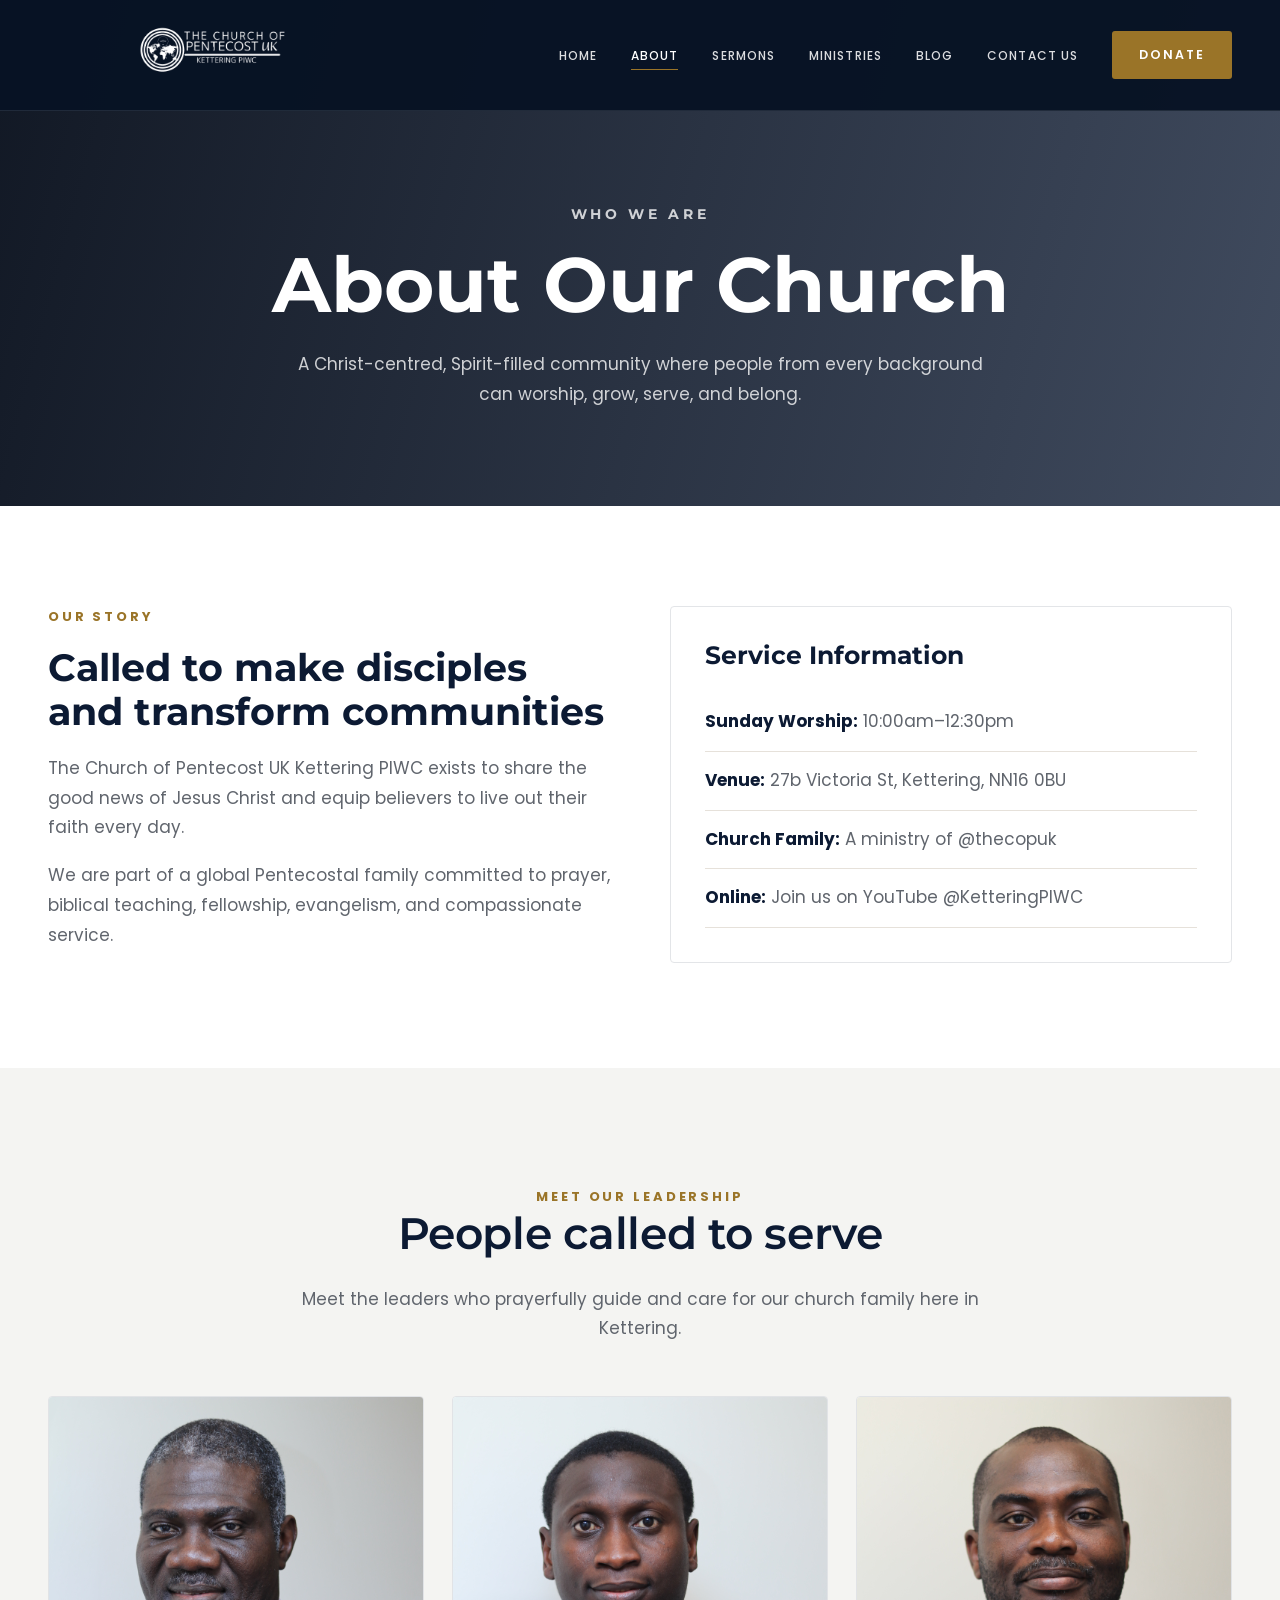
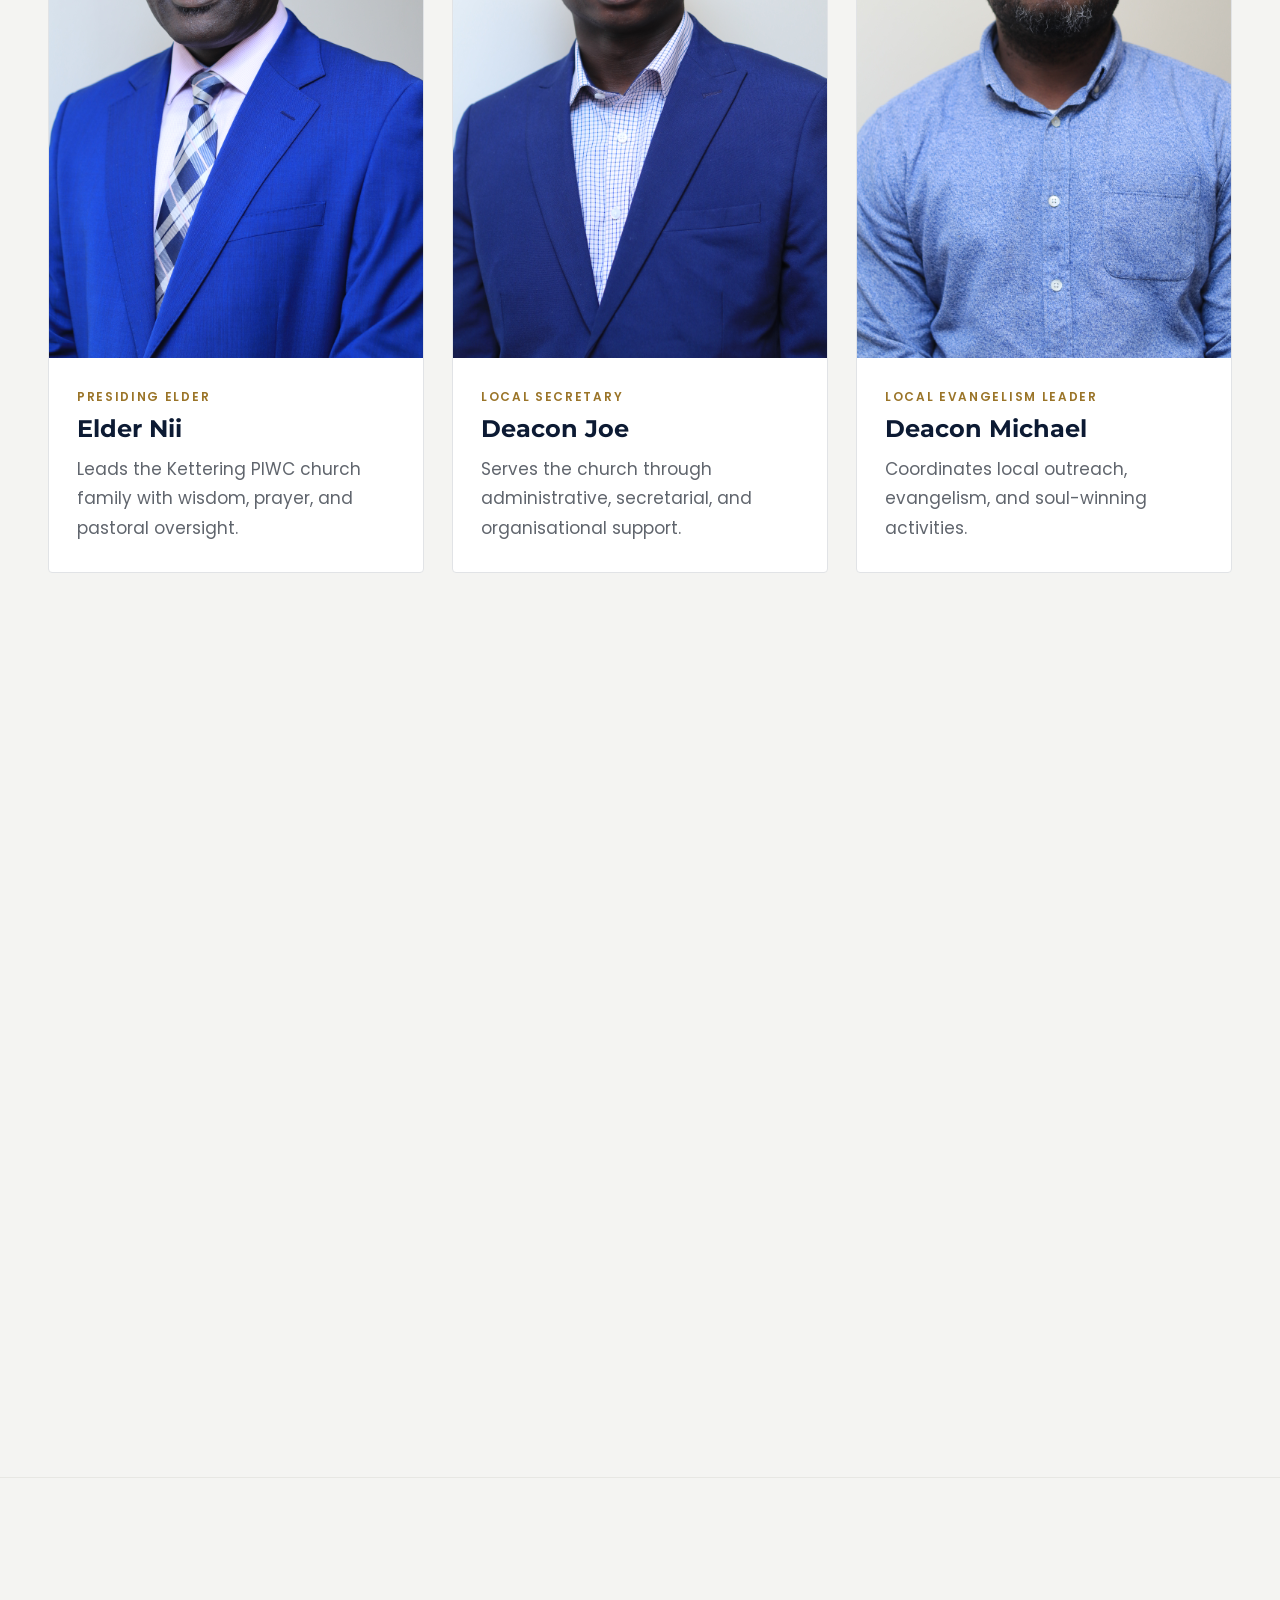
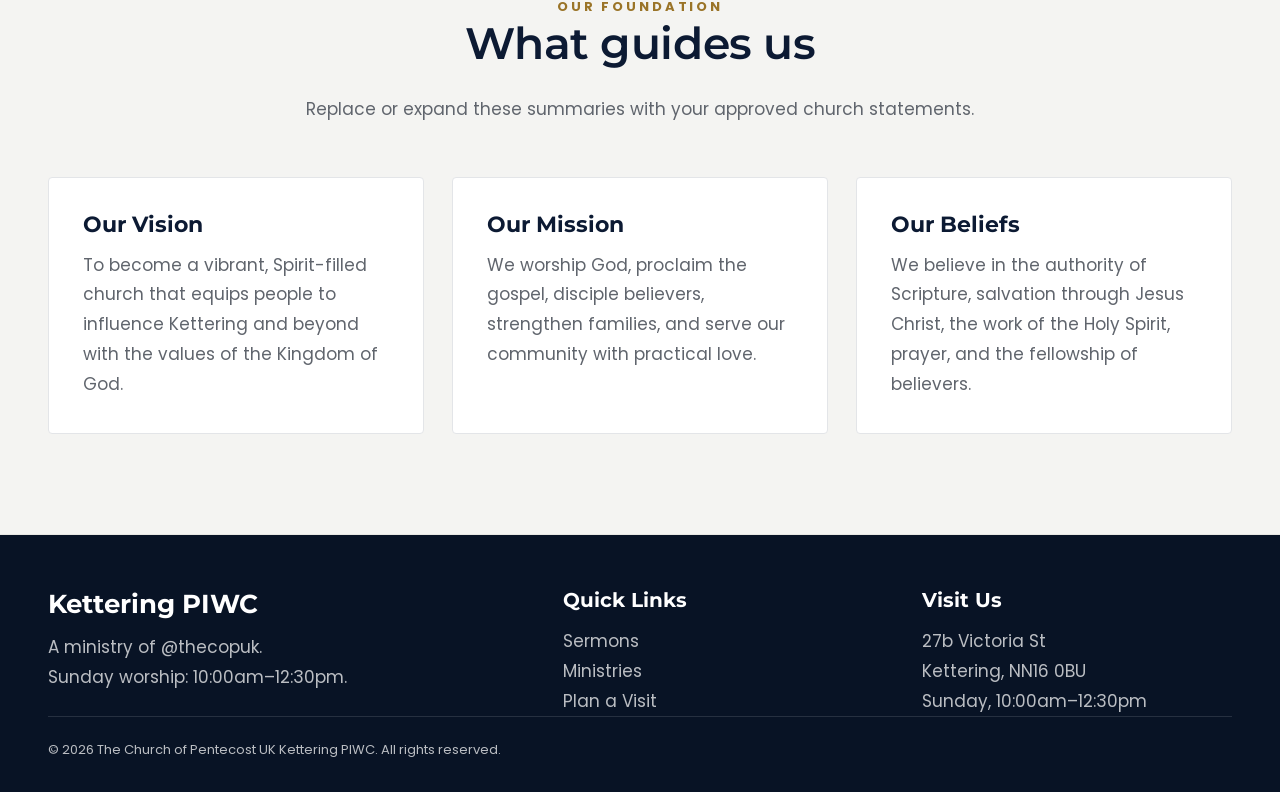
<file: pages.html>
<!doctype html>
<html lang="en">
  <head>
    <meta charset="UTF-8" />
    <meta name="viewport" content="width=device-width, initial-scale=1" />
    <title>About Us — The Church of Pentecost UK Kettering PIWC</title>
    <meta
      name="description"
      content="Learn about the vision, beliefs, leadership, and story of The Church of Pentecost UK Kettering PIWC."
    />
    <link rel="preconnect" href="https://fonts.googleapis.com" />
    <link rel="preconnect" href="https://fonts.gstatic.com" crossorigin />
    <link
      href="https://fonts.googleapis.com/css2?family=Montserrat:wght@500;600;700;800&family=Poppins:ital,wght@0,300;0,400;0,500;0,600;0,700;1,500;1,600&display=swap"
      rel="stylesheet"
    />
    <link rel="icon" href="assets/favicon.svg" type="image/svg+xml" />
    <link rel="stylesheet" href="css/styles.css" />
  </head>
  <body>
    <header class="site-header" id="siteHeader">
      <div class="shell header-inner">
        <a
          class="logo"
          href="index.html"
          aria-label="The Church of Pentecost UK Kettering PIWC"
          ><img
            src="assets/IMG_1184.png"
            alt="The Church of Pentecost UK Kettering PIWC"
            class="logo-img"
        /></a>
        <nav class="site-nav" aria-label="Main">
          <ul>
            <li><a href="index.html">Home</a></li>
            <li><a class="is-active" href="pages.html">About</a></li>
            <li><a href="sermons.html">Sermons</a></li>
            <li><a href="ministries.html">Ministries</a></li>
            <li><a href="blog.html">Blog</a></li>
            <li><a href="contact.html">Contact Us</a></li>
          </ul>
        </nav>
        <div class="header-actions">
          <a class="btn btn-red btn-sm" href="donate.html">Donate</a
          ><button
            class="nav-toggle"
            id="navToggle"
            aria-label="Open menu"
            aria-expanded="false"
          >
            <span></span><span></span><span></span>
          </button>
        </div>
      </div>
    </header>
    <main>
      <section class="page-hero">
        <div class="shell">
          <p class="eyebrow">Who We Are</p>
          <h1>About Our Church</h1>
          <p>
            A Christ-centred, Spirit-filled community where people from every
            background can worship, grow, serve, and belong.
          </p>
        </div>
      </section>
      <section class="page-section">
        <div class="shell two-column">
          <div class="prose">
            <p class="eyebrow eyebrow-dark">Our Story</p>
            <h2>Called to make disciples and transform communities</h2>
            <p>
              The Church of Pentecost UK Kettering PIWC exists to share the good
              news of Jesus Christ and equip believers to live out their faith
              every day.
            </p>
            <p>
              We are part of a global Pentecostal family committed to prayer,
              biblical teaching, fellowship, evangelism, and compassionate
              service.
            </p>
          </div>
          <div class="content-card">
            <h2>Service Information</h2>
            <ul class="detail-list">
              <li><strong>Sunday Worship:</strong> 10:00am–12:30pm</li>
              <li>
                <strong>Venue:</strong> 27b Victoria St, Kettering, NN16 0BU
              </li>
              <li><strong>Church Family:</strong> A ministry of @thecopuk</li>
              <li>
                <strong>Online:</strong> Join us on YouTube @KetteringPIWC
              </li>
            </ul>
          </div>
        </div>
      </section>
      <section class="page-section leadership-section">
        <div class="shell">
          <div class="section-heading">
            <p class="eyebrow eyebrow-dark">Meet Our Leadership</p>
            <h2 class="section-title">People called to serve</h2>
            <p>
              Meet the leaders who prayerfully guide and care for our church
              family here in Kettering.
            </p>
          </div>

          <div class="leadership-grid">
            <article class="leader-card">
              <div class="leader-photo">
                <img
                  src="assets/Images/elder-nii.jpg"
                  alt="Elder Nii — Presiding Elder"
                />
              </div>
              <div class="leader-content">
                <p class="card-meta">Presiding Elder</p>
                <h3>Elder Nii</h3>
                <p>
                  Leads the Kettering PIWC church family with wisdom, prayer,
                  and pastoral oversight.
                </p>
              </div>
            </article>

            <article class="leader-card">
              <div class="leader-photo">
                <img
                  src="assets/Images/dcn-joe.jpg"
                  alt="Deacon Joe — Local Secretary"
                />
              </div>
              <div class="leader-content">
                <p class="card-meta">Local Secretary</p>
                <h3>Deacon Joe</h3>
                <p>
                  Serves the church through administrative, secretarial, and
                  organisational support.
                </p>
              </div>
            </article>

            <article class="leader-card">
              <div class="leader-photo">
                <img
                  src="assets/Images/dcn-michael.jpg"
                  alt="Deacon Michael — Local Evangelism Leader"
                />
              </div>
              <div class="leader-content">
                <p class="card-meta">Local Evangelism Leader</p>
                <h3>Deacon Michael</h3>
                <p>
                  Coordinates local outreach, evangelism, and soul-winning
                  activities.
                </p>
              </div>
            </article>

            <article class="leader-card">
              <div class="leader-photo">
                <img
                  src="assets/Images/dcns-maybel.jpg"
                  alt="Deaconess Maybel — Local Women Rep"
                />
              </div>
              <div class="leader-content">
                <p class="card-meta">Local Women Rep</p>
                <h3>Deaconess Maybel</h3>
                <p>
                  Represents and supports the women’s ministry, encouraging
                  faith and fellowship.
                </p>
              </div>
            </article>

            <article class="leader-card">
              <div class="leader-photo">
                <img
                  src="assets/Images/dcns-perpertual.jpg"
                  alt="Deaconess Perpertual — Local Children’s Leader"
                />
              </div>
              <div class="leader-content">
                <p class="card-meta">Local Children’s Leader</p>
                <h3>Deaconess Perpertual</h3>
                <p>
                  Oversees the children’s ministry, nurturing young hearts in
                  the faith.
                </p>
              </div>
            </article>

            <article class="leader-card">
              <div class="leader-photo">
                <img
                  src="assets/Images/dcns-tadala.jpg"
                  alt="Deaconess Tadala — Local Youth Leader"
                />
              </div>
              <div class="leader-content">
                <p class="card-meta">Local Youth Leader</p>
                <h3>Deaconess Tadala</h3>
                <p>
                  Leads the youth ministry with discipleship, mentorship, and
                  energetic worship.
                </p>
              </div>
            </article>
          </div>
        </div>
      </section>
      <section class="page-section page-section-alt">
        <div class="shell">
          <div class="section-heading">
            <p class="eyebrow eyebrow-dark">Our Foundation</p>
            <h2 class="section-title">What guides us</h2>
            <p>
              Replace or expand these summaries with your approved church
              statements.
            </p>
          </div>
          <div class="content-grid">
            <article class="content-card">
              <h3>Our Vision</h3>
              <p>
                To become a vibrant, Spirit-filled church that equips people to
                influence Kettering and beyond with the values of the Kingdom of
                God.
              </p>
            </article>
            <article class="content-card">
              <h3>Our Mission</h3>
              <p>
                We worship God, proclaim the gospel, disciple believers,
                strengthen families, and serve our community with practical
                love.
              </p>
            </article>
            <article class="content-card">
              <h3>Our Beliefs</h3>
              <p>
                We believe in the authority of Scripture, salvation through
                Jesus Christ, the work of the Holy Spirit, prayer, and the
                fellowship of believers.
              </p>
            </article>
          </div>
        </div>
      </section>
    </main>
    <footer class="site-footer">
      <div class="shell">
        <div class="footer-grid">
          <div>
            <h2>Kettering PIWC</h2>
            <p>
              A ministry of @thecopuk.<br />Sunday worship: 10:00am–12:30pm.
            </p>
          </div>
          <div>
            <h3>Quick Links</h3>
            <ul>
              <li><a href="sermons.html">Sermons</a></li>
              <li><a href="ministries.html">Ministries</a></li>
              <li><a href="contact.html">Plan a Visit</a></li>
            </ul>
          </div>
          <div>
            <h3>Visit Us</h3>
            <p>
              27b Victoria St<br />Kettering, NN16 0BU<br />Sunday,
              10:00am–12:30pm
            </p>
          </div>
        </div>
        <p class="footer-bottom">
          © 2026 The Church of Pentecost UK Kettering PIWC. All rights reserved.
        </p>
      </div>
    </footer>
    <script src="js/main.js" defer></script>
  </body>
</html>
</file>
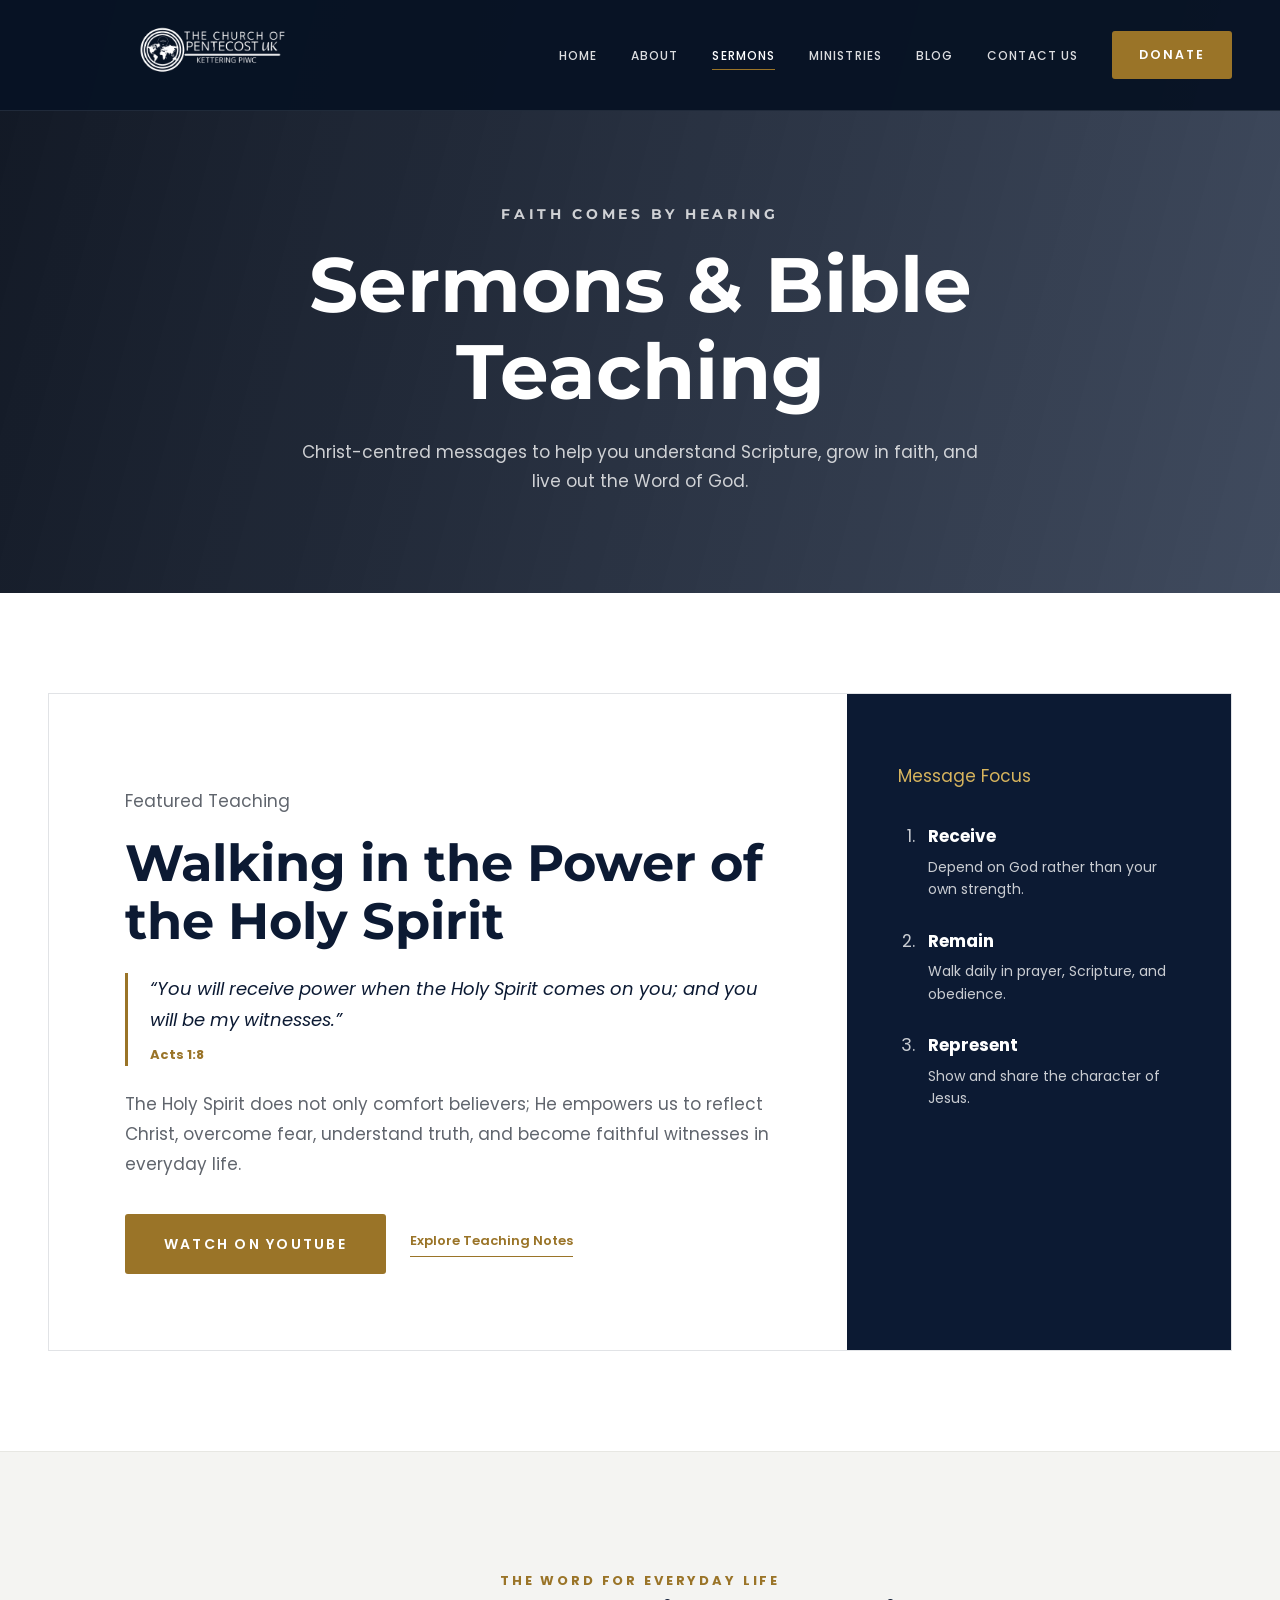
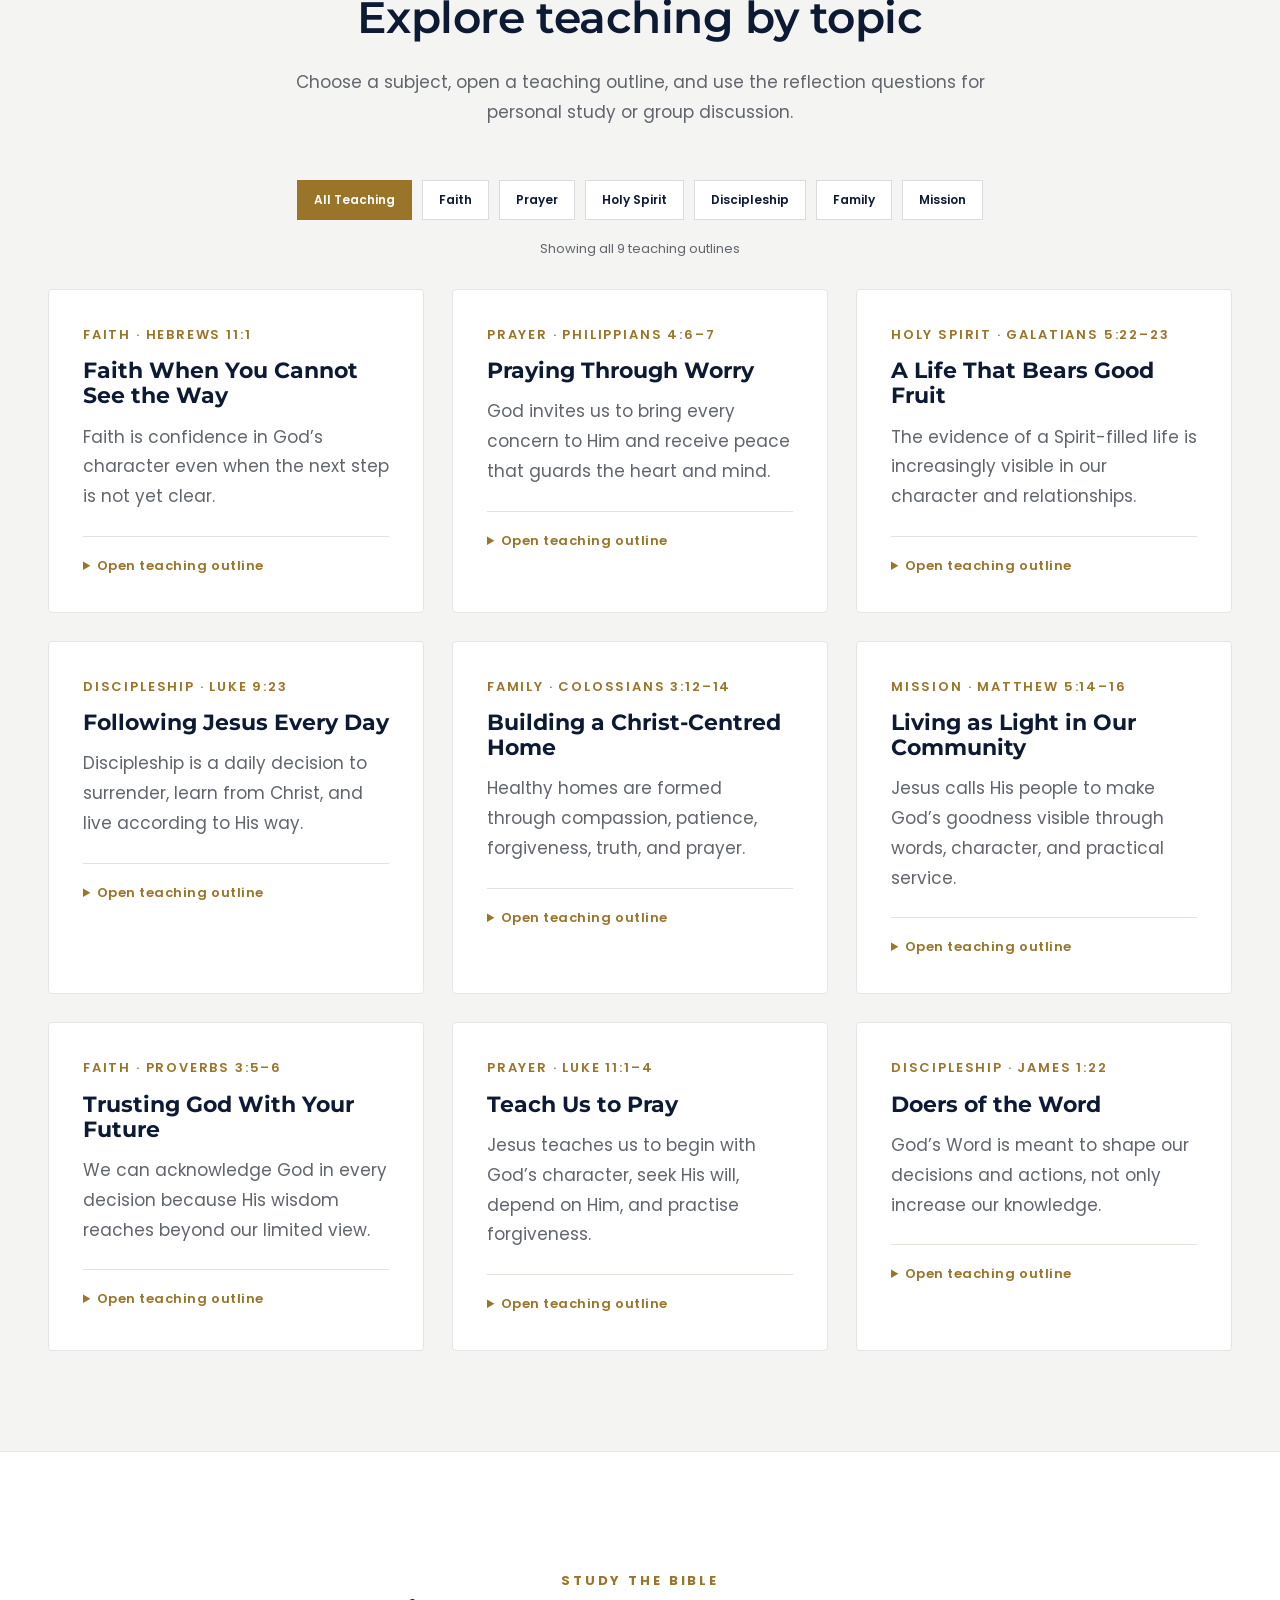
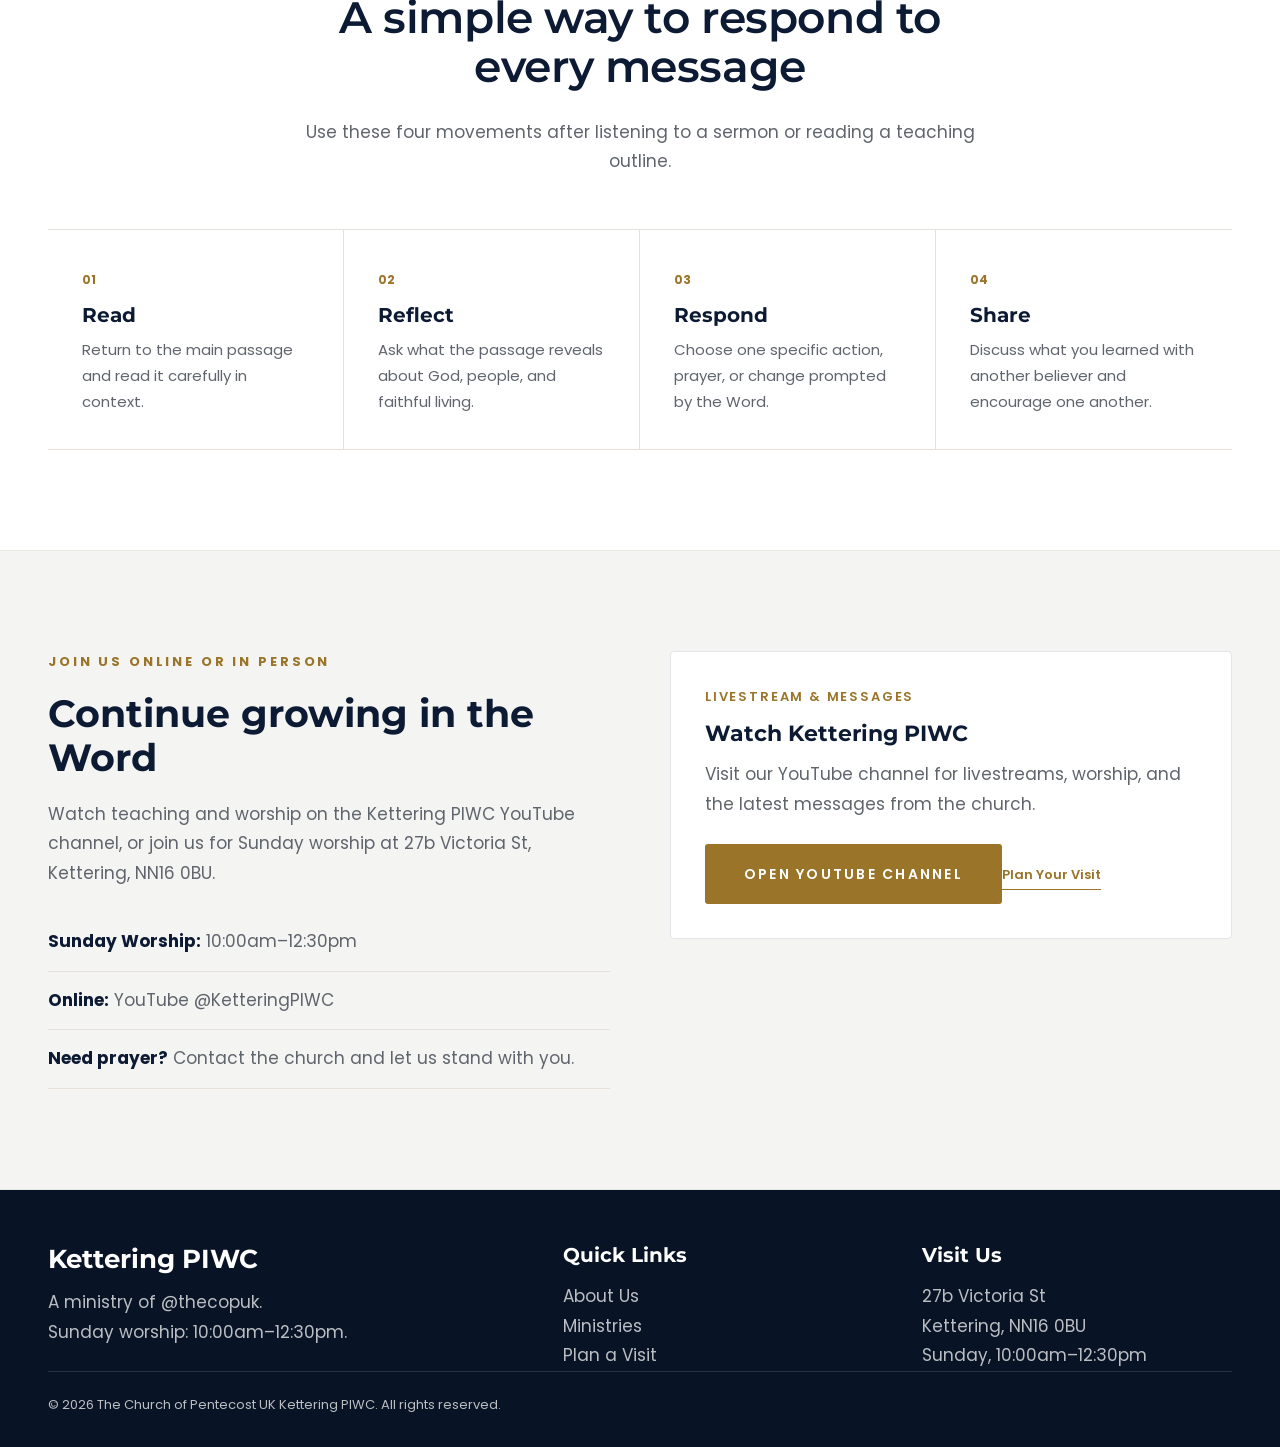
<file: sermons.html>
<!doctype html>
<html lang="en">
  <head>
    <meta charset="UTF-8" />
    <meta name="viewport" content="width=device-width, initial-scale=1" />
    <title>Sermons — The Church of Pentecost UK Kettering PIWC</title>
    <meta
      name="description"
      content="Explore Bible teaching, sermon themes, Scripture outlines, and livestreams from The Church of Pentecost UK Kettering PIWC."
    />
    <link rel="preconnect" href="https://fonts.googleapis.com" />
    <link rel="preconnect" href="https://fonts.gstatic.com" crossorigin />
    <link
      href="https://fonts.googleapis.com/css2?family=Montserrat:wght@500;600;700;800&family=Poppins:ital,wght@0,300;0,400;0,500;0,600;0,700;1,500;1,600&display=swap"
      rel="stylesheet"
    />
    <link rel="icon" href="assets/favicon.svg" type="image/svg+xml" />
    <link rel="stylesheet" href="css/styles.css" />
  </head>
  <body>
    <header class="site-header" id="siteHeader">
      <div class="shell header-inner">
        <a
          class="logo"
          href="index.html"
          aria-label="The Church of Pentecost UK Kettering PIWC"
          ><img
            src="assets/IMG_1184.png"
            alt="The Church of Pentecost UK Kettering PIWC"
            class="logo-img"
        /></a>
        <nav class="site-nav" aria-label="Main">
          <ul>
            <li><a href="index.html">Home</a></li>
            <li><a href="pages.html">About</a></li>
            <li><a class="is-active" href="sermons.html">Sermons</a></li>
            <li><a href="ministries.html">Ministries</a></li>
            <li><a href="blog.html">Blog</a></li>
            <li><a href="contact.html">Contact Us</a></li>
          </ul>
        </nav>
        <div class="header-actions">
          <a class="btn btn-red btn-sm" href="donate.html">Donate</a
          ><button
            class="nav-toggle"
            id="navToggle"
            aria-label="Open menu"
            aria-expanded="false"
          >
            <span></span><span></span><span></span>
          </button>
        </div>
      </div>
    </header>
    <main>
      <section class="page-hero">
        <div class="shell">
          <p class="eyebrow">Faith Comes by Hearing</p>
          <h1>Sermons & Bible Teaching</h1>
          <p>
            Christ-centred messages to help you understand Scripture, grow in
            faith, and live out the Word of God.
          </p>
        </div>
      </section>
      <section class="page-section sermon-feature-section">
        <div class="shell">
          <article class="sermon-feature">
            <div class="sermon-feature-copy">
              <p class="card-meta">Featured Teaching</p>
              <h2>Walking in the Power of the Holy Spirit</h2>
              <p class="sermon-scripture">
                “You will receive power when the Holy Spirit comes on you; and
                you will be my witnesses.” <strong>Acts 1:8</strong>
              </p>
              <p>
                The Holy Spirit does not only comfort believers; He empowers us
                to reflect Christ, overcome fear, understand truth, and become
                faithful witnesses in everyday life.
              </p>
              <div class="sermon-actions">
                <a
                  class="btn btn-red"
                  href="https://www.youtube.com/@KetteringPIWC"
                  target="_blank"
                  rel="noopener noreferrer"
                  >Watch on YouTube</a
                ><a class="sermon-text-link" href="#messages"
                  >Explore Teaching Notes</a
                >
              </div>
            </div>
            <aside class="sermon-feature-outline">
              <p class="card-meta">Message Focus</p>
              <ol>
                <li>
                  <strong>Receive</strong
                  ><span>Depend on God rather than your own strength.</span>
                </li>
                <li>
                  <strong>Remain</strong
                  ><span>Walk daily in prayer, Scripture, and obedience.</span>
                </li>
                <li>
                  <strong>Represent</strong
                  ><span>Show and share the character of Jesus.</span>
                </li>
              </ol>
            </aside>
          </article>
        </div>
      </section>
      <section class="page-section page-section-alt" id="messages">
        <div class="shell">
          <div class="section-heading">
            <p class="eyebrow eyebrow-dark">The Word for Everyday Life</p>
            <h2 class="section-title">Explore teaching by topic</h2>
            <p>
              Choose a subject, open a teaching outline, and use the reflection
              questions for personal study or group discussion.
            </p>
          </div>
          <div
            class="sermon-filters"
            role="group"
            aria-label="Filter teaching by topic"
          >
            <button
              type="button"
              class="is-active"
              data-sermon-filter="all"
              aria-pressed="true"
            >
              All Teaching</button
            ><button
              type="button"
              data-sermon-filter="faith"
              aria-pressed="false"
            >
              Faith</button
            ><button
              type="button"
              data-sermon-filter="prayer"
              aria-pressed="false"
            >
              Prayer</button
            ><button
              type="button"
              data-sermon-filter="holy-spirit"
              aria-pressed="false"
            >
              Holy Spirit</button
            ><button
              type="button"
              data-sermon-filter="discipleship"
              aria-pressed="false"
            >
              Discipleship</button
            ><button
              type="button"
              data-sermon-filter="family"
              aria-pressed="false"
            >
              Family</button
            ><button
              type="button"
              data-sermon-filter="mission"
              aria-pressed="false"
            >
              Mission
            </button>
          </div>
          <p class="sermon-results" id="sermonResults" aria-live="polite">
            Showing all 9 teaching outlines
          </p>
          <div class="content-grid sermon-grid">
            <article class="content-card sermon-card" data-sermon-topic="faith">
              <p class="card-meta">Faith · Hebrews 11:1</p>
              <h3>Faith When You Cannot See the Way</h3>
              <p>
                Faith is confidence in God’s character even when the next step
                is not yet clear.
              </p>
              <details class="sermon-notes">
                <summary>Open teaching outline</summary>
                <div>
                  <h4>Key truths</h4>
                  <ul>
                    <li>Faith begins by hearing and trusting God’s Word.</li>
                    <li>Waiting does not mean God has forgotten you.</li>
                    <li>Obedience often comes before full understanding.</li>
                  </ul>
                  <h4>Reflect</h4>
                  <p>
                    What situation are you trying to control instead of placing
                    in God’s hands?
                  </p>
                </div>
              </details>
            </article>
            <article
              class="content-card sermon-card"
              data-sermon-topic="prayer"
            >
              <p class="card-meta">Prayer · Philippians 4:6–7</p>
              <h3>Praying Through Worry</h3>
              <p>
                God invites us to bring every concern to Him and receive peace
                that guards the heart and mind.
              </p>
              <details class="sermon-notes">
                <summary>Open teaching outline</summary>
                <div>
                  <h4>Key truths</h4>
                  <ul>
                    <li>Bring specific requests to God honestly.</li>
                    <li>Combine petition with thanksgiving.</li>
                    <li>Let God’s peace shape your response.</li>
                  </ul>
                  <h4>Reflect</h4>
                  <p>What worry can you turn into a clear prayer today?</p>
                </div>
              </details>
            </article>
            <article
              class="content-card sermon-card"
              data-sermon-topic="holy-spirit"
            >
              <p class="card-meta">Holy Spirit · Galatians 5:22–23</p>
              <h3>A Life That Bears Good Fruit</h3>
              <p>
                The evidence of a Spirit-filled life is increasingly visible in
                our character and relationships.
              </p>
              <details class="sermon-notes">
                <summary>Open teaching outline</summary>
                <div>
                  <h4>Key truths</h4>
                  <ul>
                    <li>Fruit grows through connection with Christ.</li>
                    <li>Spiritual maturity transforms how we treat people.</li>
                    <li>
                      The Spirit develops what human effort cannot produce
                      alone.
                    </li>
                  </ul>
                  <h4>Reflect</h4>
                  <p>
                    Which fruit of the Spirit does God want to develop in you?
                  </p>
                </div>
              </details>
            </article>
            <article
              class="content-card sermon-card"
              data-sermon-topic="discipleship"
            >
              <p class="card-meta">Discipleship · Luke 9:23</p>
              <h3>Following Jesus Every Day</h3>
              <p>
                Discipleship is a daily decision to surrender, learn from
                Christ, and live according to His way.
              </p>
              <details class="sermon-notes">
                <summary>Open teaching outline</summary>
                <div>
                  <h4>Key truths</h4>
                  <ul>
                    <li>Following Jesus involves both grace and commitment.</li>
                    <li>Small acts of obedience shape a faithful life.</li>
                    <li>We grow best in Christian community.</li>
                  </ul>
                  <h4>Reflect</h4>
                  <p>What practical act of obedience is Jesus asking of you?</p>
                </div>
              </details>
            </article>
            <article
              class="content-card sermon-card"
              data-sermon-topic="family"
            >
              <p class="card-meta">Family · Colossians 3:12–14</p>
              <h3>Building a Christ-Centred Home</h3>
              <p>
                Healthy homes are formed through compassion, patience,
                forgiveness, truth, and prayer.
              </p>
              <details class="sermon-notes">
                <summary>Open teaching outline</summary>
                <div>
                  <h4>Key truths</h4>
                  <ul>
                    <li>Love is expressed through repeated choices.</li>
                    <li>Forgiveness breaks cycles of resentment.</li>
                    <li>Prayer invites God into family life.</li>
                  </ul>
                  <h4>Reflect</h4>
                  <p>
                    Which relationship needs patience, honesty, or forgiveness
                    this week?
                  </p>
                </div>
              </details>
            </article>
            <article
              class="content-card sermon-card"
              data-sermon-topic="mission"
            >
              <p class="card-meta">Mission · Matthew 5:14–16</p>
              <h3>Living as Light in Our Community</h3>
              <p>
                Jesus calls His people to make God’s goodness visible through
                words, character, and practical service.
              </p>
              <details class="sermon-notes">
                <summary>Open teaching outline</summary>
                <div>
                  <h4>Key truths</h4>
                  <ul>
                    <li>Your everyday life is part of your witness.</li>
                    <li>Good works point beyond us to God.</li>
                    <li>The gospel should be spoken and demonstrated.</li>
                  </ul>
                  <h4>Reflect</h4>
                  <p>Who can you encourage or serve in a practical way?</p>
                </div>
              </details>
            </article>
            <article class="content-card sermon-card" data-sermon-topic="faith">
              <p class="card-meta">Faith · Proverbs 3:5–6</p>
              <h3>Trusting God With Your Future</h3>
              <p>
                We can acknowledge God in every decision because His wisdom
                reaches beyond our limited view.
              </p>
              <details class="sermon-notes">
                <summary>Open teaching outline</summary>
                <div>
                  <h4>Key truths</h4>
                  <ul>
                    <li>Trust is deeper than understanding.</li>
                    <li>God cares about every area of life.</li>
                    <li>Direction becomes clearer as we surrender our way.</li>
                  </ul>
                  <h4>Reflect</h4>
                  <p>
                    Where do you need God’s wisdom before making a decision?
                  </p>
                </div>
              </details>
            </article>
            <article
              class="content-card sermon-card"
              data-sermon-topic="prayer"
            >
              <p class="card-meta">Prayer · Luke 11:1–4</p>
              <h3>Teach Us to Pray</h3>
              <p>
                Jesus teaches us to begin with God’s character, seek His will,
                depend on Him, and practise forgiveness.
              </p>
              <details class="sermon-notes">
                <summary>Open teaching outline</summary>
                <div>
                  <h4>Key truths</h4>
                  <ul>
                    <li>Prayer centres our hearts on God.</li>
                    <li>Daily dependence is part of mature faith.</li>
                    <li>
                      Receiving forgiveness should make us forgiving people.
                    </li>
                  </ul>
                  <h4>Reflect</h4>
                  <p>
                    Which part of the Lord’s Prayer needs greater attention in
                    your life?
                  </p>
                </div>
              </details>
            </article>
            <article
              class="content-card sermon-card"
              data-sermon-topic="discipleship"
            >
              <p class="card-meta">Discipleship · James 1:22</p>
              <h3>Doers of the Word</h3>
              <p>
                God’s Word is meant to shape our decisions and actions, not only
                increase our knowledge.
              </p>
              <details class="sermon-notes">
                <summary>Open teaching outline</summary>
                <div>
                  <h4>Key truths</h4>
                  <ul>
                    <li>Listening is incomplete without obedience.</li>
                    <li>Scripture reveals where change is needed.</li>
                    <li>Practised truth builds a stable life.</li>
                  </ul>
                  <h4>Reflect</h4>
                  <p>
                    What truth from Scripture will you put into practice today?
                  </p>
                </div>
              </details>
            </article>
          </div>
        </div>
      </section>
      <section class="page-section">
        <div class="shell">
          <div class="section-heading">
            <p class="eyebrow eyebrow-dark">Study the Bible</p>
            <h2 class="section-title">
              A simple way to respond to every message
            </h2>
            <p>
              Use these four movements after listening to a sermon or reading a
              teaching outline.
            </p>
          </div>
          <div class="sermon-response-grid">
            <article>
              <span>01</span>
              <h3>Read</h3>
              <p>
                Return to the main passage and read it carefully in context.
              </p>
            </article>
            <article>
              <span>02</span>
              <h3>Reflect</h3>
              <p>
                Ask what the passage reveals about God, people, and faithful
                living.
              </p>
            </article>
            <article>
              <span>03</span>
              <h3>Respond</h3>
              <p>
                Choose one specific action, prayer, or change prompted by the
                Word.
              </p>
            </article>
            <article>
              <span>04</span>
              <h3>Share</h3>
              <p>
                Discuss what you learned with another believer and encourage one
                another.
              </p>
            </article>
          </div>
        </div>
      </section>
      <section class="page-section page-section-alt">
        <div class="shell two-column">
          <div class="prose">
            <p class="eyebrow eyebrow-dark">Join Us Online or In Person</p>
            <h2>Continue growing in the Word</h2>
            <p>
              Watch teaching and worship on the Kettering PIWC YouTube channel,
              or join us for Sunday worship at 27b Victoria St, Kettering, NN16
              0BU.
            </p>
            <ul class="detail-list">
              <li><strong>Sunday Worship:</strong> 10:00am–12:30pm</li>
              <li><strong>Online:</strong> YouTube @KetteringPIWC</li>
              <li>
                <strong>Need prayer?</strong> Contact the church and let us
                stand with you.
              </li>
            </ul>
          </div>
          <div class="content-card sermon-live-card">
            <p class="card-meta">Livestream & Messages</p>
            <h3>Watch Kettering PIWC</h3>
            <p>
              Visit our YouTube channel for livestreams, worship, and the latest
              messages from the church.
            </p>
            <a
              class="btn btn-red"
              href="https://www.youtube.com/@KetteringPIWC"
              target="_blank"
              rel="noopener noreferrer"
              >Open YouTube Channel</a
            ><a class="sermon-text-link" href="contact.html">Plan Your Visit</a>
          </div>
        </div>
      </section>
    </main>
    <footer class="site-footer">
      <div class="shell">
        <div class="footer-grid">
          <div>
            <h2>Kettering PIWC</h2>
            <p>
              A ministry of @thecopuk.<br />Sunday worship: 10:00am–12:30pm.
            </p>
          </div>
          <div>
            <h3>Quick Links</h3>
            <ul>
              <li><a href="pages.html">About Us</a></li>
              <li><a href="ministries.html">Ministries</a></li>
              <li><a href="contact.html">Plan a Visit</a></li>
            </ul>
          </div>
          <div>
            <h3>Visit Us</h3>
            <p>
              27b Victoria St<br />Kettering, NN16 0BU<br />Sunday,
              10:00am–12:30pm
            </p>
          </div>
        </div>
        <p class="footer-bottom">
          © 2026 The Church of Pentecost UK Kettering PIWC. All rights reserved.
        </p>
      </div>
    </footer>
    <script src="js/main.js" defer></script>
  </body>
</html>
</file>
<file: css/styles.css>
/* ===========================================================
   Zegen Church — deep red / white / dark blue
   =========================================================== */

:root {
  --red: #9a7428;
  --red-dark: #6f511a;
  --navy: #0c1a33;
  --navy-soft: #16294a;
  --ink: #12161f;
  --body: #5a6472;
  --white: #fff;
  --cream: #f7f4f0;
  --line: #e6e1da;

  --serif: "Montserrat", "Segoe UI", system-ui, sans-serif;
  --sans: "Poppins", "Segoe UI", system-ui, sans-serif;
  --script: "Poppins", "Segoe UI", system-ui, sans-serif;

  --shell: 1240px;
  --radius: 14px;
  --shadow-card: 0 26px 60px -22px rgba(12, 26, 51, 0.35);

  --hero-img: url("https://images.unsplash.com/photo-1762013728549-f50828e8a113?auto=format&fit=crop&w=2200&q=80");
}

*,
*::before,
*::after {
  box-sizing: border-box;
}

html {
  scroll-behavior: smooth;
}

body {
  margin: 0;
  font-family: var(--sans);
  font-size: 17px;
  line-height: 1.75;
  color: var(--body);
  background: var(--white);
  -webkit-font-smoothing: antialiased;
}

img {
  display: block;
  max-width: 100%;
  height: auto;
}
a {
  text-decoration: none;
  color: inherit;
}
h1,
h2,
h3,
h4 {
  font-family: var(--serif);
  color: var(--ink);
  margin: 0;
  line-height: 1.14;
}
blockquote {
  margin: 0;
}
svg {
  width: 100%;
  height: 100%;
  display: block;
}

.shell {
  width: 100%;
  max-width: var(--shell);
  margin-inline: auto;
  padding-inline: 28px;
}

/* ---------- eyebrow ---------- */
.eyebrow {
  margin: 0 0 22px;
  font-family: var(--serif);
  font-weight: 700;
  font-size: 14px;
  letter-spacing: 0.26em;
  text-transform: uppercase;
  color: #c49a43;
}
.eyebrow span {
  opacity: 0.55;
  margin-inline: 6px;
  font-weight: 400;
}
.eyebrow-dark {
  color: var(--red);
  font-family: var(--sans);
  letter-spacing: 0.22em;
  font-size: 13px;
}

/* ---------- buttons ---------- */
.btn {
  --btn-pad: 17px 38px;
  display: inline-flex;
  align-items: center;
  gap: 12px;
  padding: var(--btn-pad);
  border: 1.5px solid transparent;
  border-radius: 8px;
  font-family: var(--sans);
  font-size: 14px;
  font-weight: 600;
  letter-spacing: 0.16em;
  text-transform: uppercase;
  cursor: pointer;
  transition:
    background 0.25s,
    color 0.25s,
    border-color 0.25s,
    transform 0.25s,
    box-shadow 0.25s;
}
.btn:hover {
  transform: translateY(-2px);
}
.btn-red {
  background: var(--red);
  color: var(--white);
  box-shadow: 0 14px 30px -14px rgba(154, 116, 40, 0.8);
}
.btn-red:hover {
  background: var(--red-dark);
}
.btn-ghost {
  border-color: rgba(255, 255, 255, 0.7);
  color: var(--white);
}
.btn-ghost:hover {
  background: var(--white);
  color: var(--navy);
  border-color: var(--white);
}
.btn-sm {
  --btn-pad: 12px 26px;
  font-size: 12.5px;
  border-radius: 7px;
}
.btn .play {
  width: 15px;
  flex: none;
}

/* ===========================================================
   HEADER
   =========================================================== */
.site-header {
  position: fixed;
  inset: 0 0 auto;
  z-index: 60;
  background: rgba(9, 18, 34, 0.34);
  backdrop-filter: blur(9px);
  border-bottom: 1px solid rgba(255, 255, 255, 0.12);
  transition:
    background 0.3s,
    box-shadow 0.3s,
    border-color 0.3s;
}
.site-header.is-stuck {
  background: rgba(9, 18, 34, 0.94);
  box-shadow: 0 12px 34px -20px rgba(0, 0, 0, 0.8);
}

.header-inner {
  display: flex;
  align-items: center;
  gap: 34px;
  min-height: 84px;
}

.logo {
  display: block;
  margin-right: auto;
  color: var(--white);
  line-height: 1;
}
.logo-img {
  display: block;
  max-height: 110px;
  max-width: 360px;
  width: auto;
  height: auto;
  filter: brightness(0) invert(1);
}
.wordmark-main {
  font-family: var(--serif);
  font-size: 20px;
  font-weight: 500;
  letter-spacing: 0.04em;
  text-transform: uppercase;
}
.wordmark-main strong {
  color: #d7b45d;
  font-weight: 800;
}
.wordmark-sub {
  margin-top: 7px;
  font-family: var(--sans);
  font-size: 9px;
  font-weight: 500;
  letter-spacing: 0.21em;
  text-transform: uppercase;
  color: rgba(255, 255, 255, 0.68);
}

.site-nav ul {
  display: flex;
  gap: 34px;
  margin: 0;
  padding: 0;
  list-style: none;
}
.site-nav a {
  position: relative;
  display: block;
  padding: 4px 0;
  font-size: 13px;
  font-weight: 500;
  letter-spacing: 0.16em;
  text-transform: uppercase;
  color: rgba(255, 255, 255, 0.86);
  transition: color 0.22s;
}
.site-nav a::after {
  content: "";
  position: absolute;
  left: 0;
  bottom: 0;
  width: 0;
  height: 2px;
  background: var(--red);
  transition: width 0.28s;
}
.site-nav a:hover,
.site-nav a.is-active {
  color: var(--white);
}
.site-nav a:hover::after,
.site-nav a.is-active::after {
  width: 100%;
}

.header-actions {
  display: flex;
  align-items: center;
  gap: 16px;
}

.nav-toggle {
  display: none;
  width: 44px;
  height: 40px;
  padding: 0 9px;
  background: none;
  border: 1px solid rgba(255, 255, 255, 0.3);
  border-radius: 7px;
  cursor: pointer;
}
.nav-toggle span {
  display: block;
  height: 2px;
  margin: 5px 0;
  background: var(--white);
  transition:
    transform 0.25s,
    opacity 0.25s;
}

/* ===========================================================
   HERO
   =========================================================== */
.hero {
  position: relative;
  isolation: isolate;
  display: flex;
  align-items: center;
  min-height: 100vh;
  min-height: 100svh;
  padding: 190px 0 240px;
  overflow: hidden;
}
.hero-media {
  position: absolute;
  inset: 0;
  z-index: -2;
  background: var(--navy) var(--hero-img) center/cover no-repeat;
  transform: scale(1.04);
  animation: heroDrift 22s ease-in-out infinite alternate;
}
@keyframes heroDrift {
  from {
    transform: scale(1.04) translate3d(0, 0, 0);
  }
  to {
    transform: scale(1.11) translate3d(0, -12px, 0);
  }
}
.hero-scrim {
  position: absolute;
  inset: 0;
  z-index: -1;
  background:
    linear-gradient(
      97deg,
      rgba(6, 13, 26, 0.93) 0%,
      rgba(8, 16, 32, 0.78) 42%,
      rgba(10, 20, 38, 0.42) 100%
    ),
    radial-gradient(
      115% 85% at 78% 30%,
      transparent 32%,
      rgba(4, 9, 19, 0.72) 100%
    );
}

.hero-inner {
  max-width: 800px;
}

.hero-title {
  margin: 0 0 26px;
  font-size: clamp(3.1rem, 7.2vw, 6.1rem);
  font-weight: 600;
  letter-spacing: -0.015em;
  color: var(--white);
  text-shadow: 0 22px 50px rgba(0, 0, 0, 0.45);
}
.hero-copy {
  max-width: 610px;
  margin: 0 0 42px;
  font-size: 18px;
  font-weight: 300;
  line-height: 1.85;
  color: rgba(255, 255, 255, 0.84);
}
.hero-cta {
  display: flex;
  flex-wrap: wrap;
  gap: 16px;
}

/* ===========================================================
   EVENT CARDS
   =========================================================== */
.events {
  position: relative;
  z-index: 5;
  margin-top: -132px;
}

.event-viewport {
  overflow: hidden;
  padding: 14px 0;
  margin: -14px 0;
}
.event-track {
  --per-view: 2;
  --gap: 30px;
  display: flex;
  gap: var(--gap);
  transition: transform 0.6s cubic-bezier(0.4, 0.02, 0.2, 1);
  will-change: transform;
}

.event-card {
  flex: 0 0 calc((100% - (var(--per-view) - 1) * var(--gap)) / var(--per-view));
  display: flex;
  align-items: center;
  gap: 24px;
  padding: 28px 30px;
  background: var(--white);
  border-radius: var(--radius);
  box-shadow: var(--shadow-card);
  transition:
    transform 0.3s,
    box-shadow 0.3s;
}
.event-card:hover {
  transform: translateY(-7px);
  box-shadow: 0 34px 66px -22px rgba(12, 26, 51, 0.42);
}

.event-date {
  flex: none;
  display: grid;
  place-content: center;
  width: 84px;
  height: 88px;
  padding-top: 4px;
  background: var(--red);
  border-radius: 10px;
  color: var(--white);
  text-align: center;
  line-height: 1;
}
.event-date strong {
  display: block;
  font-size: 12.5px;
  font-weight: 600;
  letter-spacing: 0.2em;
  text-transform: uppercase;
  opacity: 0.92;
}
.event-date span {
  display: block;
  margin-top: 7px;
  font-family: var(--serif);
  font-size: 33px;
  font-weight: 700;
}

.event-body {
  min-width: 0;
}
.event-time {
  display: flex;
  align-items: center;
  gap: 8px;
  margin: 0 0 7px;
  font-size: 13px;
  font-weight: 500;
  letter-spacing: 0.12em;
  text-transform: uppercase;
  color: var(--red);
}
.event-time svg {
  width: 15px;
  height: 15px;
  flex: none;
}
.event-body h3 {
  font-size: 21px;
  font-weight: 600;
  line-height: 1.35;
  color: var(--navy);
}

.event-go {
  flex: none;
  display: grid;
  place-items: center;
  width: 44px;
  height: 44px;
  margin-left: auto;
  border: 1px solid var(--line);
  border-radius: 50%;
  color: var(--navy);
  transition:
    background 0.25s,
    color 0.25s,
    border-color 0.25s;
}
.event-go svg {
  width: 19px;
  height: 19px;
}
.event-go:hover {
  background: var(--red);
  border-color: var(--red);
  color: var(--white);
}

.dots {
  display: flex;
  justify-content: center;
  gap: 10px;
  margin-top: 34px;
}
.dots button {
  width: 9px;
  height: 9px;
  padding: 0;
  background: #cfd4dc;
  border: 0;
  border-radius: 50%;
  cursor: pointer;
  transition:
    background 0.25s,
    width 0.25s;
}
.dots button.is-active {
  width: 26px;
  border-radius: 5px;
  background: var(--red);
}

/* ===========================================================
   ABOUT
   =========================================================== */
.about {
  padding: 118px 0 130px;
  background: var(--white);
}

.about-grid {
  display: grid;
  grid-template-columns: minmax(0, 1fr) minmax(0, 1.06fr);
  gap: 80px;
  align-items: center;
}

.about-visual {
  position: relative;
}
.about-photo {
  position: relative;
  z-index: 2;
  margin: 0;
  border-radius: var(--radius);
  overflow: hidden;
  box-shadow: 0 40px 80px -34px rgba(12, 26, 51, 0.55);
}
.about-photo img {
  width: 100%;
  aspect-ratio: 4 / 5;
  object-fit: cover;
}
.about-photo::after {
  content: "";
  position: absolute;
  inset: 0;
  border: 1px solid rgba(255, 255, 255, 0.18);
  border-radius: var(--radius);
  pointer-events: none;
}
.dot-grid {
  position: absolute;
  z-index: 1;
  left: -34px;
  bottom: -40px;
  width: 200px;
  height: 170px;
  background-image: radial-gradient(#c2c8d1 1.7px, transparent 1.8px);
  background-size: 17px 17px;
}

.section-title {
  margin: 0 0 26px;
  font-size: clamp(2.1rem, 3.4vw, 3.05rem);
  font-weight: 600;
  letter-spacing: -0.01em;
  color: var(--navy);
}
.lede {
  margin: 0 0 30px;
  font-weight: 300;
}

.scripture {
  position: relative;
  margin: 0 0 40px;
  padding-left: 26px;
  border-left: 3px solid var(--red);
  font-family: var(--script);
  font-size: clamp(1.6rem, 2.4vw, 2.1rem);
  font-weight: 600;
  line-height: 1.45;
  color: var(--ink);
}
.scripture cite {
  display: block;
  margin-top: 4px;
  font-size: 0.72em;
  font-style: normal;
  color: var(--red);
}

.features {
  display: grid;
  grid-template-columns: repeat(2, minmax(0, 1fr));
  gap: 30px;
  margin-bottom: 42px;
  padding: 34px 0;
  border-top: 1px solid var(--line);
  border-bottom: 1px solid var(--line);
}
.feature {
  display: flex;
  gap: 17px;
}
.feature-icon {
  flex: none;
  width: 46px;
  height: 46px;
  color: var(--red);
}
.feature h4 {
  margin-bottom: 6px;
  font-size: 19px;
  font-weight: 600;
  color: var(--navy);
}
.feature p {
  margin: 0;
  font-size: 15px;
  font-weight: 300;
  line-height: 1.65;
}

/* ===========================================================
   TESTIMONIAL
   =========================================================== */
.testimonial {
  position: relative;
  isolation: isolate;
  padding: 140px 0 150px;
  overflow: hidden;
  text-align: center;
}
.testimonial-media {
  position: absolute;
  inset: 0;
  z-index: -2;
  background: var(--navy) var(--hero-img) center/cover no-repeat;
  filter: grayscale(0.25) brightness(0.42) contrast(1.08);
}
.testimonial-scrim {
  position: absolute;
  inset: 0;
  z-index: -1;
  background: linear-gradient(
    180deg,
    rgba(5, 11, 22, 0.9) 0%,
    rgba(6, 13, 26, 0.8) 50%,
    rgba(5, 11, 22, 0.93) 100%
  );
}

.testimonial-inner {
  max-width: 1000px;
}

.testimonial-quote {
  font-family: var(--serif);
  font-size: clamp(1.85rem, 3.9vw, 3.35rem);
  font-weight: 500;
  line-height: 1.32;
  letter-spacing: -0.01em;
  color: var(--white);
  text-wrap: balance;
}
.testimonial-by {
  margin: 38px 0 0;
  font-size: 14px;
  font-weight: 400;
  letter-spacing: 0.2em;
  text-transform: uppercase;
  color: rgba(255, 255, 255, 0.66);
}
.testimonial-by strong {
  color: var(--white);
  font-weight: 600;
}

/* ===========================================================
   RESPONSIVE
   =========================================================== */
@media (max-width: 1080px) {
  .site-nav {
    position: absolute;
    inset: 100% 0 auto;
    display: none;
    padding: 18px 28px 26px;
    background: rgba(9, 18, 34, 0.97);
    border-bottom: 1px solid rgba(255, 255, 255, 0.12);
  }
  .site-nav.is-open {
    display: block;
  }
  .site-nav ul {
    flex-direction: column;
    gap: 4px;
  }
  .site-nav a {
    padding: 11px 0;
  }
  .nav-toggle {
    display: block;
  }

  .about-grid {
    gap: 56px;
  }
}

@media (max-width: 900px) {
  body {
    font-size: 16px;
  }
  .hero {
    padding: 160px 0 210px;
  }
  .events {
    margin-top: -120px;
  }
  .event-track {
    --per-view: 1;
  }
  .about {
    padding: 88px 0 96px;
  }
  .about-grid {
    grid-template-columns: minmax(0, 1fr);
  }
  .about-visual {
    order: -1;
  }
  .about-photo img {
    aspect-ratio: 3 / 2;
  }
  .dot-grid {
    left: -18px;
    bottom: -24px;
    width: 150px;
    height: 120px;
  }
  .testimonial {
    padding: 100px 0 110px;
  }
}

@media (max-width: 620px) {
  .shell {
    padding-inline: 20px;
  }
  .header-inner {
    min-height: 72px;
  }
  .logo {
    min-width: 175px;
  }
  .wordmark-main {
    font-size: 16px;
  }
  .wordmark-sub {
    margin-top: 5px;
    font-size: 7px;
    letter-spacing: 0.15em;
  }
  .hero-cta .btn {
    flex: 1 1 100%;
    justify-content: center;
  }
  .event-card {
    flex-wrap: wrap;
    gap: 18px;
    padding: 24px;
  }
  .event-go {
    margin-left: 0;
  }
  .features {
    grid-template-columns: minmax(0, 1fr);
  }
}

.page-hero {
  padding: 180px 0 96px;
  background:
    linear-gradient(115deg, rgba(5, 12, 25, 0.97), rgba(12, 26, 51, 0.86)),
    var(--hero-img) center/cover;
  text-align: center;
}
.page-hero .eyebrow {
  margin-bottom: 14px;
}
.page-hero h1 {
  font-size: clamp(2.8rem, 6vw, 5rem);
  color: var(--white);
}
.page-hero p {
  max-width: 700px;
  margin: 22px auto 0;
  color: rgba(255, 255, 255, 0.78);
}
.page-section {
  padding: 100px 0;
}
.page-section-alt {
  background: var(--cream);
}
.section-heading {
  max-width: 720px;
  margin: 0 auto 52px;
  text-align: center;
}
.section-heading p {
  margin: 18px 0 0;
}
.content-grid {
  display: grid;
  grid-template-columns: repeat(3, minmax(0, 1fr));
  gap: 28px;
}
.content-card {
  padding: 34px;
  background: var(--white);
  border: 1px solid var(--line);
  border-radius: var(--radius);
  box-shadow: 0 20px 45px -32px rgba(12, 26, 51, 0.45);
}
.content-card h2,
.content-card h3 {
  margin-bottom: 14px;
  color: var(--navy);
}
.content-card h2 {
  font-size: 25px;
}
.content-card h3 {
  font-size: 22px;
}
.content-card p {
  margin: 0;
}
.content-card .card-meta {
  margin-bottom: 12px;
  color: var(--red);
  font-size: 13px;
  font-weight: 600;
  letter-spacing: 0.14em;
  text-transform: uppercase;
}
.content-card .btn {
  margin-top: 24px;
}
.two-column {
  display: grid;
  grid-template-columns: repeat(2, minmax(0, 1fr));
  gap: 60px;
  align-items: start;
}
.prose h2 {
  margin-bottom: 20px;
  font-size: clamp(2rem, 3vw, 3rem);
  color: var(--navy);
}
.prose h3 {
  margin: 30px 0 10px;
  color: var(--navy);
}
.prose p {
  margin: 0 0 18px;
}
.detail-list {
  margin: 24px 0 0;
  padding: 0;
  list-style: none;
}
.detail-list li {
  padding: 14px 0;
  border-bottom: 1px solid var(--line);
}
.detail-list strong {
  color: var(--navy);
}
.contact-form {
  display: grid;
  gap: 18px;
}
.contact-form label {
  color: var(--navy);
  font-size: 14px;
  font-weight: 600;
}
.contact-form input,
.contact-form textarea,
.contact-form select {
  width: 100%;
  margin-top: 7px;
  padding: 14px 16px;
  border: 1px solid #d7dce3;
  border-radius: 7px;
  background: var(--white);
  font: inherit;
  color: var(--ink);
}
.contact-form textarea {
  min-height: 150px;
  resize: vertical;
}
.site-footer {
  padding: 54px 0 30px;
  background: #071126;
  color: rgba(255, 255, 255, 0.72);
}
.footer-grid {
  display: grid;
  grid-template-columns: 1.5fr 1fr 1fr;
  gap: 50px;
}
.site-footer h2,
.site-footer h3 {
  margin-bottom: 15px;
  color: var(--white);
}
.site-footer p {
  margin: 0;
}
.site-footer ul {
  margin: 0;
  padding: 0;
  list-style: none;
}
.site-footer a:hover {
  color: var(--white);
}
.footer-bottom {
  margin-top: 42px;
  padding-top: 22px;
  border-top: 1px solid rgba(255, 255, 255, 0.12);
  font-size: 13px;
}

@media (max-width: 900px) {
  .content-grid {
    grid-template-columns: minmax(0, 1fr);
  }
  .two-column,
  .footer-grid {
    grid-template-columns: minmax(0, 1fr);
    gap: 36px;
  }
  .page-section {
    padding: 76px 0;
  }
}

@media (max-width: 620px) {
  .page-hero {
    padding: 145px 0 72px;
  }
  .header-actions .btn {
    display: none;
  }
  .content-card {
    padding: 26px;
  }
}

body {
  background:
    radial-gradient(
      circle at 8% 18%,
      rgba(154, 116, 40, 0.09),
      transparent 27rem
    ),
    radial-gradient(
      circle at 92% 52%,
      rgba(45, 82, 133, 0.12),
      transparent 31rem
    ),
    #f2f4f8;
}
.site-header {
  background: transparent;
  border: 0;
  backdrop-filter: none;
}
.header-inner {
  width: calc(100% - 32px);
  margin-top: 14px;
  padding-inline: 18px;
  border: 1px solid rgba(255, 255, 255, 0.2);
  border-radius: 22px;
  background: linear-gradient(
    120deg,
    rgba(10, 22, 43, 0.72),
    rgba(18, 40, 73, 0.46)
  );
  box-shadow:
    0 18px 54px rgba(3, 10, 22, 0.24),
    inset 0 1px rgba(255, 255, 255, 0.12);
  backdrop-filter: blur(22px) saturate(145%);
}
.site-header.is-stuck {
  background: transparent;
  box-shadow: none;
}
.site-header.is-stuck .header-inner {
  background: rgba(7, 17, 34, 0.88);
  box-shadow:
    0 16px 42px rgba(3, 10, 22, 0.34),
    inset 0 1px rgba(255, 255, 255, 0.1);
}
.site-nav a {
  letter-spacing: 0.11em;
}
.btn {
  border-radius: 999px;
}
.btn-red {
  background: linear-gradient(135deg, #ad8533, #74551b);
  box-shadow:
    0 12px 28px -12px rgba(111, 81, 26, 0.75),
    inset 0 1px rgba(255, 255, 255, 0.18);
}
.btn-ghost {
  background: rgba(255, 255, 255, 0.08);
  backdrop-filter: blur(12px);
}
.hero-inner {
  padding: clamp(28px, 5vw, 58px);
  border: 1px solid rgba(255, 255, 255, 0.16);
  border-radius: 32px 32px 72px 32px;
  background: linear-gradient(
    135deg,
    rgba(8, 18, 37, 0.62),
    rgba(255, 255, 255, 0.07)
  );
  box-shadow:
    0 35px 90px rgba(0, 0, 0, 0.28),
    inset 0 1px rgba(255, 255, 255, 0.13);
  backdrop-filter: blur(18px) saturate(130%);
}
.hero-title {
  letter-spacing: -0.035em;
}
.event-card,
.content-card {
  border: 1px solid rgba(255, 255, 255, 0.7);
  background: linear-gradient(
    145deg,
    rgba(255, 255, 255, 0.78),
    rgba(255, 255, 255, 0.48)
  );
  box-shadow:
    0 22px 55px -32px rgba(12, 26, 51, 0.55),
    inset 0 1px rgba(255, 255, 255, 0.9);
  backdrop-filter: blur(18px) saturate(135%);
}
.content-card {
  border-radius: 28px 28px 48px 28px;
  transition:
    transform 0.35s ease,
    box-shadow 0.35s ease,
    border-color 0.35s ease;
}
.content-card:nth-child(even) {
  border-radius: 48px 28px 28px 28px;
}
.content-card:hover {
  transform: translateY(-8px) rotate(-0.3deg);
  border-color: rgba(154, 116, 40, 0.2);
  box-shadow: 0 32px 65px -30px rgba(12, 26, 51, 0.52);
}
.about {
  background: transparent;
}
.about-photo {
  border-radius: 32px 32px 90px 32px;
  transform: rotate(-1.2deg);
}
.features {
  padding: 28px;
  border: 1px solid rgba(255, 255, 255, 0.7);
  border-radius: 24px;
  background: rgba(255, 255, 255, 0.48);
  backdrop-filter: blur(14px);
}
.page-hero {
  position: relative;
  isolation: isolate;
  overflow: hidden;
}
.page-hero::after {
  content: "";
  position: absolute;
  z-index: -1;
  width: 420px;
  height: 420px;
  right: -110px;
  bottom: -260px;
  border-radius: 50%;
  background: rgba(154, 116, 40, 0.28);
  filter: blur(12px);
}
.page-hero .shell {
  max-width: 820px;
  padding-block: 42px;
  border: 1px solid rgba(255, 255, 255, 0.16);
  border-radius: 30px 30px 65px 30px;
  background: rgba(8, 18, 37, 0.38);
  box-shadow: 0 28px 70px rgba(0, 0, 0, 0.2);
  backdrop-filter: blur(16px);
}
.page-section {
  position: relative;
  background: transparent;
}
.page-section-alt {
  background: linear-gradient(
    135deg,
    rgba(255, 255, 255, 0.38),
    rgba(220, 227, 238, 0.32)
  );
  border-block: 1px solid rgba(255, 255, 255, 0.72);
}
.contact-form input,
.contact-form textarea,
.contact-form select {
  border-color: rgba(255, 255, 255, 0.8);
  border-radius: 14px;
  background: rgba(255, 255, 255, 0.62);
  box-shadow: inset 0 1px 3px rgba(12, 26, 51, 0.05);
  transition:
    border-color 0.25s,
    box-shadow 0.25s,
    background 0.25s;
}
.contact-form input:focus,
.contact-form textarea:focus,
.contact-form select:focus {
  outline: none;
  border-color: rgba(154, 116, 40, 0.5);
  background: rgba(255, 255, 255, 0.9);
  box-shadow: 0 0 0 4px rgba(154, 116, 40, 0.08);
}
.site-footer {
  position: relative;
  background: linear-gradient(145deg, #071126, #102544);
}
.footer-grid > div {
  padding: 24px;
  border: 1px solid rgba(255, 255, 255, 0.1);
  border-radius: 22px;
  background: rgba(255, 255, 255, 0.045);
  backdrop-filter: blur(12px);
}
.will-reveal {
  opacity: 0;
  transform: translateY(34px) scale(0.985);
  transition:
    opacity 0.75s cubic-bezier(0.2, 0.7, 0.2, 1),
    transform 0.75s cubic-bezier(0.2, 0.7, 0.2, 1);
}
.will-reveal.is-visible {
  opacity: 1;
  transform: none;
}
.content-grid .will-reveal:nth-child(2),
.features .will-reveal:nth-child(2) {
  transition-delay: 0.1s;
}
.content-grid .will-reveal:nth-child(3) {
  transition-delay: 0.2s;
}
.hero-inner,
.page-hero .shell {
  animation: glassEntrance 0.9s cubic-bezier(0.2, 0.75, 0.2, 1) both;
}
@keyframes glassEntrance {
  from {
    opacity: 0;
    transform: translateY(24px) scale(0.98);
  }
  to {
    opacity: 1;
    transform: none;
  }
}

@media (max-width: 1080px) {
  .site-nav {
    margin-top: 12px;
    border: 1px solid rgba(255, 255, 255, 0.13);
    border-radius: 20px;
    backdrop-filter: blur(20px);
  }
}
@media (max-width: 620px) {
  .header-inner {
    width: calc(100% - 20px);
    margin-top: 9px;
    border-radius: 18px;
  }
  .hero-inner,
  .page-hero .shell {
    border-radius: 24px 24px 46px 24px;
  }
  .hero-inner {
    margin-inline: 12px;
    width: calc(100% - 24px);
  }
}
@media (prefers-reduced-motion: reduce) {
  html {
    scroll-behavior: auto;
  }
  .hero-media,
  .hero-inner,
  .page-hero .shell {
    animation: none;
  }
  .btn:hover,
  .event-card:hover,
  .content-card:hover {
    transform: none;
  }
  .will-reveal {
    opacity: 1;
    transform: none;
    transition: none;
  }
}

.giving-layout {
  align-items: center;
}
.giving-impact {
  display: grid;
  gap: 12px;
  margin-top: 34px;
}
.giving-impact div {
  display: flex;
  align-items: center;
  gap: 18px;
  padding: 15px 18px;
  border: 1px solid rgba(255, 255, 255, 0.72);
  border-radius: 18px;
  background: rgba(255, 255, 255, 0.48);
  backdrop-filter: blur(12px);
}
.giving-impact strong {
  display: grid;
  place-items: center;
  width: 42px;
  height: 42px;
  border-radius: 50%;
  background: var(--navy);
  color: var(--white);
  font-size: 13px;
}
.giving-impact span {
  color: var(--navy);
  font-weight: 500;
}
.giving-card {
  padding: clamp(28px, 4vw, 44px);
}
.amount-options {
  display: grid;
  grid-template-columns: repeat(4, minmax(0, 1fr));
  gap: 10px;
  margin: 0;
  padding: 0;
  border: 0;
}
.amount-options legend {
  margin-bottom: 8px;
  color: var(--navy);
  font-size: 14px;
  font-weight: 600;
}
.amount-options label {
  position: relative;
  cursor: pointer;
}
.amount-options input {
  position: absolute;
  opacity: 0;
  pointer-events: none;
}
.amount-options span {
  display: grid;
  place-items: center;
  min-height: 52px;
  border: 1px solid rgba(12, 26, 51, 0.14);
  border-radius: 14px;
  background: rgba(255, 255, 255, 0.58);
  color: var(--navy);
  transition:
    background 0.22s,
    color 0.22s,
    border-color 0.22s,
    transform 0.22s;
}
.amount-options input:checked + span {
  border-color: var(--red);
  background: var(--red);
  color: var(--white);
  box-shadow: 0 10px 24px -12px rgba(154, 116, 40, 0.75);
  transform: translateY(-2px);
}
.amount-options input:focus-visible + span {
  outline: 3px solid rgba(154, 116, 40, 0.2);
  outline-offset: 2px;
}
.form-note {
  margin: -4px 0 0;
  font-size: 13px;
  line-height: 1.5;
  color: var(--body);
}
@media (max-width: 480px) {
  .amount-options {
    grid-template-columns: repeat(2, minmax(0, 1fr));
  }
}

body {
  background: #fafafa;
  color: #60656d;
}
.site-header {
  background: rgba(8, 19, 37, 0.97);
  border-bottom: 1px solid rgba(255, 255, 255, 0.1);
}
.header-inner,
.site-header.is-stuck .header-inner {
  width: 100%;
  margin-top: 0;
  padding-inline: 28px;
  border: 0;
  border-radius: 0;
  background: transparent;
  box-shadow: none;
  backdrop-filter: none;
}
.site-header.is-stuck {
  background: rgba(8, 19, 37, 0.99);
  box-shadow: 0 5px 18px rgba(3, 10, 22, 0.12);
}
.site-nav a {
  font-size: 12px;
  letter-spacing: 0.09em;
}
.site-nav a::after {
  height: 1px;
}
.btn,
.btn-sm {
  border-radius: 3px;
  box-shadow: none;
}
.btn-red {
  background: var(--red);
}
.btn-red:hover {
  background: var(--red-dark);
}
.btn-ghost {
  background: transparent;
  backdrop-filter: none;
}
.hero-inner,
.page-hero .shell {
  padding: 0 28px;
  border: 0;
  border-radius: 0;
  background: transparent;
  box-shadow: none;
  backdrop-filter: none;
}
.hero-inner {
  margin: 0 auto;
}
.hero-title {
  max-width: 680px;
  font-weight: 500;
}
.hero-copy {
  max-width: 570px;
}
.event-card,
.content-card {
  border: 1px solid #e3e5e8;
  border-radius: 4px;
  background: #fff;
  box-shadow: none;
  backdrop-filter: none;
}
.content-card:nth-child(even) {
  border-radius: 4px;
}
.event-card:hover,
.content-card:hover {
  transform: translateY(-3px);
  border-color: #cfd2d7;
  box-shadow: 0 12px 30px rgba(12, 26, 51, 0.07);
}
.event-date {
  border-radius: 3px;
}
.about {
  background: #fff;
}
.about-photo {
  border-radius: 4px;
  transform: none;
  box-shadow: none;
}
.features {
  padding: 28px 0;
  border-inline: 0;
  border-radius: 0;
  background: transparent;
  backdrop-filter: none;
}
.page-hero {
  background:
    linear-gradient(105deg, rgba(5, 12, 25, 0.95), rgba(12, 26, 51, 0.78)),
    var(--hero-img) center/cover;
}
.page-hero::after {
  display: none;
}
.page-section {
  background: #fff;
}
.page-section-alt {
  background: #f4f4f2;
  border-block: 1px solid #e7e7e3;
}
.contact-form input,
.contact-form textarea,
.contact-form select {
  border-color: #d9dce1;
  border-radius: 3px;
  background: #fff;
  box-shadow: none;
}
.giving-impact div {
  border: 1px solid #e2e4e7;
  border-radius: 4px;
  background: #fff;
  backdrop-filter: none;
}
.amount-options span {
  border-radius: 3px;
  background: #fff;
}
.site-footer {
  background: #081325;
}
.footer-grid > div {
  padding: 0;
  border: 0;
  border-radius: 0;
  background: transparent;
  backdrop-filter: none;
}
.will-reveal {
  transform: translateY(18px);
  transition-duration: 0.55s;
}
.hero-inner,
.page-hero .shell {
  animation-name: minimalEntrance;
  animation-duration: 0.65s;
}
@keyframes minimalEntrance {
  from {
    opacity: 0;
    transform: translateY(14px);
  }
  to {
    opacity: 1;
    transform: none;
  }
}
@media (max-width: 1080px) {
  .site-nav {
    margin-top: 0;
    border: 0;
    border-radius: 0;
    background: #081325;
    backdrop-filter: none;
  }
}
@media (max-width: 620px) {
  .header-inner {
    width: 100%;
    margin-top: 0;
    padding-inline: 20px;
    border-radius: 0;
  }
  .hero-inner,
  .page-hero .shell {
    width: 100%;
    margin-inline: auto;
    padding-inline: 20px;
    border-radius: 0;
  }
}
@media (prefers-reduced-motion: reduce) {
  .hero-inner,
  .page-hero .shell {
    animation: none;
  }
}

.instagram-section {
  background: #f4f4f2;
}
.instagram-follow {
  text-align: center;
}

.leadership-section {
  background: #f4f4f2;
}
.leadership-grid {
  display: grid;
  grid-template-columns: repeat(3, minmax(0, 1fr));
  gap: 28px;
}
.leader-card {
  overflow: hidden;
  border: 1px solid #e1e3e6;
  border-radius: 4px;
  background: #fff;
  transition:
    transform 0.3s,
    box-shadow 0.3s,
    border-color 0.3s;
}
.leader-card:hover {
  transform: translateY(-4px);
  border-color: #cfd2d7;
  box-shadow: 0 14px 34px rgba(12, 26, 51, 0.08);
}
.leader-photo {
  display: grid;
  place-items: center;
  width: 100%;
  aspect-ratio: 4 / 3;
  background: linear-gradient(145deg, #e8eaed, #d7dbe0);
  color: #707781;
  font-size: 13px;
  font-weight: 600;
  letter-spacing: 0.16em;
  text-transform: uppercase;
}
.leader-photo img {
  width: 100%;
  height: 100%;
  object-fit: cover;
}
.leader-content {
  padding: 28px;
}
.leader-content .card-meta {
  margin: 0 0 8px;
  color: var(--red);
  font-size: 12px;
  font-weight: 600;
  letter-spacing: 0.14em;
  text-transform: uppercase;
}
.leader-content h3 {
  margin-bottom: 12px;
  font-size: 24px;
  color: var(--navy);
}
.leader-content p {
  margin: 0;
}
.leader-bio {
  padding-top: 16px;
}
.leader-bio[hidden],
.additional-leaders[hidden] {
  display: none;
}
.additional-leaders {
  margin-top: 28px;
}
.leadership-more {
  margin-top: 40px;
  text-align: center;
}
.bio-toggle {
  margin-top: 20px;
  padding: 0 0 4px;
  border: 0;
  border-bottom: 1px solid currentColor;
  background: transparent;
  color: var(--red);
  font: 600 13px var(--sans);
  letter-spacing: 0.08em;
  text-transform: uppercase;
  cursor: pointer;
}
.bio-toggle:hover {
  color: var(--red-dark);
}
.bio-toggle:focus-visible {
  outline: 3px solid rgba(154, 116, 40, 0.18);
  outline-offset: 5px;
}
@media (max-width: 900px) {
  .leadership-grid {
    grid-template-columns: repeat(2, minmax(0, 1fr));
  }
}
@media (max-width: 580px) {
  .leadership-grid {
    grid-template-columns: minmax(0, 1fr);
  }
}

.ministry-intro {
  background: #fff;
}
.ministry-grid {
  align-items: stretch;
}
.ministry-card {
  display: flex;
  flex-direction: column;
}
.ministry-card > p:not(.card-meta) {
  margin-bottom: 20px;
}
.ministry-card ul {
  margin: 0 0 24px;
  padding: 20px 0 0 20px;
  border-top: 1px solid var(--line);
}
.ministry-card li {
  margin-bottom: 8px;
  font-size: 15px;
  line-height: 1.55;
}
.ministry-link {
  display: inline-block;
  align-self: flex-start;
  margin-top: auto;
  padding-bottom: 3px;
  border-bottom: 1px solid currentColor;
  color: var(--red);
  font-size: 13px;
  font-weight: 600;
  letter-spacing: 0.04em;
}
.ministry-link:hover {
  color: var(--red-dark);
}
.ministry-steps {
  display: grid;
  gap: 22px;
  margin: 32px 0 0;
  padding: 0;
  list-style: none;
  counter-reset: ministry-step;
}
.ministry-steps li {
  position: relative;
  padding-left: 54px;
  counter-increment: ministry-step;
}
.ministry-steps li::before {
  content: counter(ministry-step, decimal-leading-zero);
  position: absolute;
  top: 0;
  left: 0;
  color: var(--red);
  font-size: 13px;
  font-weight: 700;
  letter-spacing: 0.08em;
}
.ministry-steps strong,
.ministry-steps span {
  display: block;
}
.ministry-steps strong {
  color: var(--navy);
}
.ministry-steps span {
  margin-top: 4px;
  font-size: 15px;
  line-height: 1.6;
}
.ministry-cta {
  position: sticky;
  top: 120px;
}
.ministry-note {
  margin-top: 24px !important;
  padding-top: 20px;
  border-top: 1px solid var(--line);
  font-size: 14px;
  line-height: 1.6;
}
@media (max-width: 900px) {
  .ministry-cta {
    position: static;
  }
}

.directions-btn {
  margin-top: 30px;
}

.blog-categories {
  position: sticky;
  top: 84px;
  z-index: 20;
  border-bottom: 1px solid #e2e4e7;
  background: rgba(255, 255, 255, 0.96);
}
.blog-categories .shell {
  display: flex;
  justify-content: center;
  gap: 34px;
  overflow-x: auto;
  padding-block: 16px;
}
.blog-categories a {
  flex: none;
  color: var(--navy);
  font-size: 12px;
  font-weight: 600;
  letter-spacing: 0.08em;
  text-transform: uppercase;
}
.blog-categories a:hover {
  color: var(--red);
}
.featured-post {
  display: grid;
  grid-template-columns: 0.8fr 1.2fr;
  overflow: hidden;
  border: 1px solid #e1e3e6;
  background: #fff;
}
.featured-post-visual {
  display: grid;
  min-height: 520px;
  place-items: end start;
  padding: 34px;
  background:
    linear-gradient(145deg, rgba(12, 26, 51, 0.12), rgba(154, 116, 40, 0.28)),
    var(--hero-img) center/cover;
}
.featured-post-visual span {
  padding: 9px 13px;
  background: var(--navy);
  color: #fff;
  font-size: 11px;
  font-weight: 600;
  letter-spacing: 0.1em;
  text-transform: uppercase;
}
.featured-post-content {
  align-self: center;
  padding: clamp(34px, 6vw, 76px);
}
.featured-post-content h2 {
  margin-bottom: 22px;
  font-size: clamp(2rem, 4vw, 3.4rem);
  color: var(--navy);
}
.featured-post-content > p {
  margin-bottom: 24px;
}
.featured-post-content blockquote,
.blog-quote {
  margin: 28px 0;
  padding-left: 22px;
  border-left: 3px solid var(--red);
  color: var(--navy);
  font-size: 18px;
  font-style: italic;
}
.featured-post-content cite,
.blog-quote cite {
  display: block;
  margin-top: 7px;
  color: var(--red);
  font-size: 13px;
  font-style: normal;
}
.blog-grid {
  align-items: stretch;
}
.blog-card {
  display: flex;
  flex-direction: column;
}
.blog-card > p:not(.card-meta) {
  margin-bottom: 22px;
}
.blog-details {
  margin-top: 24px;
  border-top: 1px solid var(--line);
}
.blog-details summary {
  padding-top: 18px;
  color: var(--red);
  font-size: 13px;
  font-weight: 600;
  letter-spacing: 0.06em;
  text-transform: uppercase;
  cursor: pointer;
}
.blog-details div {
  padding-top: 15px;
}
.blog-details div p + p {
  margin-top: 14px;
}
.blog-facts {
  margin: 0 0 24px;
  padding-left: 20px;
}
.blog-facts li {
  margin-bottom: 7px;
  font-size: 15px;
}
.testimony-card .btn {
  margin-top: 28px;
}
@media (max-width: 900px) {
  .featured-post {
    grid-template-columns: minmax(0, 1fr);
  }
  .featured-post-visual {
    min-height: 360px;
  }
  .blog-categories {
    top: 72px;
  }
}
@media (max-width: 620px) {
  .blog-categories .shell {
    justify-content: flex-start;
    gap: 22px;
  }
  .featured-post-visual {
    min-height: 280px;
  }
}

.sermon-feature-section {
  background: #fff;
}
.sermon-feature {
  display: grid;
  grid-template-columns: 1.35fr 0.65fr;
  border: 1px solid #e1e3e6;
  background: #fff;
}
.sermon-feature-copy {
  padding: clamp(34px, 6vw, 76px);
}
.sermon-feature-copy h2 {
  margin-bottom: 22px;
  font-size: clamp(2.1rem, 4vw, 3.7rem);
  color: var(--navy);
}
.sermon-scripture {
  margin: 0 0 24px;
  padding-left: 22px;
  border-left: 3px solid var(--red);
  color: var(--navy);
  font-size: 18px;
  font-style: italic;
}
.sermon-scripture strong {
  display: block;
  margin-top: 8px;
  color: var(--red);
  font-size: 13px;
  font-style: normal;
}
.sermon-actions {
  display: flex;
  flex-wrap: wrap;
  align-items: center;
  gap: 24px;
  margin-top: 34px;
}
.sermon-text-link {
  display: inline-block;
  padding-bottom: 3px;
  border-bottom: 1px solid currentColor;
  color: var(--red);
  font-size: 13px;
  font-weight: 600;
}
.sermon-feature-outline {
  padding: clamp(30px, 4vw, 52px);
  background: var(--navy);
  color: rgba(255, 255, 255, 0.78);
}
.sermon-feature-outline .card-meta {
  color: #d7b45d;
}
.sermon-feature-outline ol {
  display: grid;
  gap: 26px;
  margin: 30px 0 0;
  padding-left: 22px;
}
.sermon-feature-outline li {
  padding-left: 8px;
}
.sermon-feature-outline strong,
.sermon-feature-outline span {
  display: block;
}
.sermon-feature-outline strong {
  margin-bottom: 4px;
  color: #fff;
}
.sermon-feature-outline span {
  font-size: 14px;
  line-height: 1.6;
}
.sermon-filters {
  display: flex;
  flex-wrap: wrap;
  justify-content: center;
  gap: 10px;
  margin-bottom: 18px;
}
.sermon-filters button {
  padding: 10px 16px;
  border: 1px solid #d8dbe0;
  background: #fff;
  color: var(--navy);
  font: 600 12px var(--sans);
  cursor: pointer;
  transition:
    background 0.2s,
    color 0.2s,
    border-color 0.2s;
}
.sermon-filters button:hover,
.sermon-filters button.is-active {
  border-color: var(--red);
  background: var(--red);
  color: #fff;
}
.sermon-filters button:focus-visible {
  outline: 3px solid rgba(154, 116, 40, 0.2);
  outline-offset: 3px;
}
.sermon-results {
  margin: 0 0 28px;
  text-align: center;
  font-size: 13px;
}
.sermon-card {
  display: flex;
  flex-direction: column;
}
.sermon-card[hidden] {
  display: none;
}
.sermon-notes {
  margin-top: 24px;
  border-top: 1px solid var(--line);
}
.sermon-notes summary {
  padding-top: 18px;
  color: var(--red);
  font-size: 13px;
  font-weight: 600;
  letter-spacing: 0.04em;
  cursor: pointer;
}
.sermon-notes div {
  padding-top: 15px;
}
.sermon-notes h4 {
  margin: 16px 0 8px;
  font-size: 15px;
  color: var(--navy);
}
.sermon-notes ul {
  margin: 0;
  padding-left: 20px;
}
.sermon-notes li {
  margin-bottom: 6px;
  font-size: 14px;
  line-height: 1.55;
}
.sermon-notes p {
  font-size: 14px;
}
.sermon-response-grid {
  display: grid;
  grid-template-columns: repeat(4, minmax(0, 1fr));
  border-block: 1px solid var(--line);
}
.sermon-response-grid article {
  padding: 34px;
  border-right: 1px solid var(--line);
}
.sermon-response-grid article:last-child {
  border-right: 0;
}
.sermon-response-grid span {
  color: var(--red);
  font-size: 12px;
  font-weight: 700;
}
.sermon-response-grid h3 {
  margin: 10px 0;
  color: var(--navy);
}
.sermon-response-grid p {
  margin: 0;
  font-size: 15px;
}
.sermon-live-card .sermon-text-link {
  margin-top: 24px;
}
@media (max-width: 900px) {
  .sermon-feature {
    grid-template-columns: minmax(0, 1fr);
  }
  .sermon-response-grid {
    grid-template-columns: repeat(2, minmax(0, 1fr));
  }
  .sermon-response-grid article:nth-child(2) {
    border-right: 0;
  }
  .sermon-response-grid article:nth-child(-n + 2) {
    border-bottom: 1px solid var(--line);
  }
}
@media (max-width: 560px) {
  .sermon-response-grid {
    grid-template-columns: minmax(0, 1fr);
  }
  .sermon-response-grid article {
    border-right: 0;
    border-bottom: 1px solid var(--line);
  }
  .sermon-response-grid article:last-child {
    border-bottom: 0;
  }
}

html,
body {
  max-width: 100%;
  overflow-x: hidden;
}
@media (max-width: 768px) {
  body {
    font-size: 15px;
    line-height: 1.7;
  }
  .shell {
    padding-inline: 20px;
  }
  .header-inner {
    min-height: 72px;
    gap: 12px;
  }
  .logo {
    min-width: 0;
  }
  .logo-img {
    max-height: 68px;
    max-width: 250px;
  }
  .header-actions {
    flex: none;
    gap: 10px;
  }
  .nav-toggle {
    width: 44px;
    height: 44px;
    border-radius: 3px;
  }
  .site-nav {
    max-height: calc(100vh - 72px);
    max-height: calc(100dvh - 72px);
    overflow-y: auto;
    padding: 12px 20px 20px;
  }
  .site-nav a {
    min-height: 44px;
    display: flex;
    align-items: center;
    font-size: 13px;
  }
  .hero {
    min-height: auto;
    padding: 150px 0 170px;
  }
  .hero-title {
    font-size: clamp(2.75rem, 13vw, 4.3rem);
  }
  .hero-copy {
    font-size: 16px;
    line-height: 1.75;
  }
  .events {
    margin-top: -92px;
  }
  .event-track {
    --gap: 18px;
  }
  .page-hero {
    padding: 130px 0 68px;
  }
  .page-hero h1 {
    font-size: clamp(2.35rem, 10vw, 3.6rem);
  }
  .page-hero p {
    margin-top: 16px;
    font-size: 15px;
  }
  .page-section,
  .about {
    padding: 68px 0;
  }
  .section-heading {
    margin-bottom: 36px;
  }
  .section-title {
    font-size: clamp(1.85rem, 8vw, 2.6rem);
  }
  .eyebrow,
  .eyebrow-dark {
    letter-spacing: 0.14em;
  }
  .content-grid,
  .leadership-grid {
    gap: 18px;
  }
  .content-card,
  .leader-content {
    padding: 24px;
  }
  .two-column {
    gap: 30px;
  }
  .btn {
    --btn-pad: 14px 22px;
    min-height: 46px;
    justify-content: center;
    font-size: 12px;
    letter-spacing: 0.1em;
  }
  .footer-grid {
    gap: 28px;
  }
  .site-footer {
    padding: 44px 0 24px;
  }
  .blog-categories {
    top: 72px;
  }
  .blog-categories .shell {
    scroll-snap-type: x proximity;
  }
  .blog-categories a {
    scroll-snap-align: start;
    min-height: 42px;
    display: flex;
    align-items: center;
  }
  .featured-post-content,
  .sermon-feature-copy,
  .sermon-feature-outline {
    padding: 28px 24px;
  }
  .sermon-filters {
    justify-content: flex-start;
    overflow-x: auto;
    flex-wrap: nowrap;
    padding-bottom: 8px;
  }
  .sermon-filters button {
    flex: none;
    min-height: 44px;
  }
  .ministry-card ul {
    padding-left: 18px;
  }
  .amount-options span {
    min-height: 48px;
  }
  .contact-form input,
  .contact-form textarea,
  .contact-form select {
    min-height: 48px;
    font-size: 16px;
  }
  .contact-form textarea {
    min-height: 140px;
  }
}
@media (max-width: 480px) {
  .shell {
    padding-inline: 16px;
  }
  .header-inner {
    padding-inline: 16px;
  }
  .wordmark-main {
    font-size: 15px;
  }
  .wordmark-sub {
    max-width: 170px;
    font-size: 6.5px;
    line-height: 1.35;
  }
  .hero {
    padding: 132px 0 150px;
  }
  .hero-title {
    font-size: clamp(2.5rem, 14vw, 3.4rem);
  }
  .hero-copy {
    margin-bottom: 30px;
  }
  .hero-cta {
    flex-direction: column;
  }
  .hero-cta .btn {
    width: 100%;
  }
  .event-card {
    display: grid;
    grid-template-columns: 70px minmax(0, 1fr);
    padding: 20px;
  }
  .event-date {
    width: 70px;
    height: 74px;
  }
  .event-body h3 {
    font-size: 17px;
  }
  .event-go {
    grid-column: 2;
    width: 40px;
    height: 40px;
  }
  .page-hero {
    padding: 118px 0 58px;
  }
  .page-section,
  .about {
    padding: 56px 0;
  }
  .content-card,
  .leader-content {
    padding: 22px 18px;
  }
  .features {
    grid-template-columns: minmax(0, 1fr);
    gap: 22px;
  }
  .about-photo img {
    aspect-ratio: 4 / 3;
  }
  .testimonial {
    padding: 72px 0 78px;
  }
  .testimonial-quote {
    font-size: 1.75rem;
  }
  .testimonial-by {
    margin-top: 28px;
    font-size: 11px;
    letter-spacing: 0.12em;
  }
  .featured-post-visual {
    min-height: 230px;
  }
  .featured-post-content h2,
  .sermon-feature-copy h2 {
    font-size: 1.9rem;
  }
  .sermon-response-grid article {
    padding: 26px 20px;
  }
  .sermon-actions {
    align-items: stretch;
    flex-direction: column;
  }
  .sermon-actions .btn {
    width: 100%;
  }
  .giving-impact div {
    align-items: flex-start;
  }
  .directions-btn {
    width: 100%;
  }
}
@media (max-width: 620px) {
  .header-actions .btn {
    --btn-pad: 8px 12px;
    display: inline-flex;
    min-height: 38px;
    font-size: 10px;
    letter-spacing: 0.06em;
  }
}
@media (max-width: 480px) {
  .header-inner {
    gap: 8px;
  }
  .header-actions {
    gap: 8px;
  }
}
@media (max-width: 360px) {
  .wordmark-main {
    font-size: 13px;
  }
  .wordmark-sub {
    max-width: 145px;
    font-size: 6px;
    letter-spacing: 0.1em;
  }
  .nav-toggle {
    width: 42px;
  }
  .hero-title {
    font-size: 2.35rem;
  }
  .page-hero h1 {
    font-size: 2.15rem;
  }
  .event-card {
    grid-template-columns: 62px minmax(0, 1fr);
    gap: 14px;
  }
  .event-date {
    width: 62px;
    height: 68px;
  }
  .amount-options {
    grid-template-columns: minmax(0, 1fr);
  }
}
</file>
